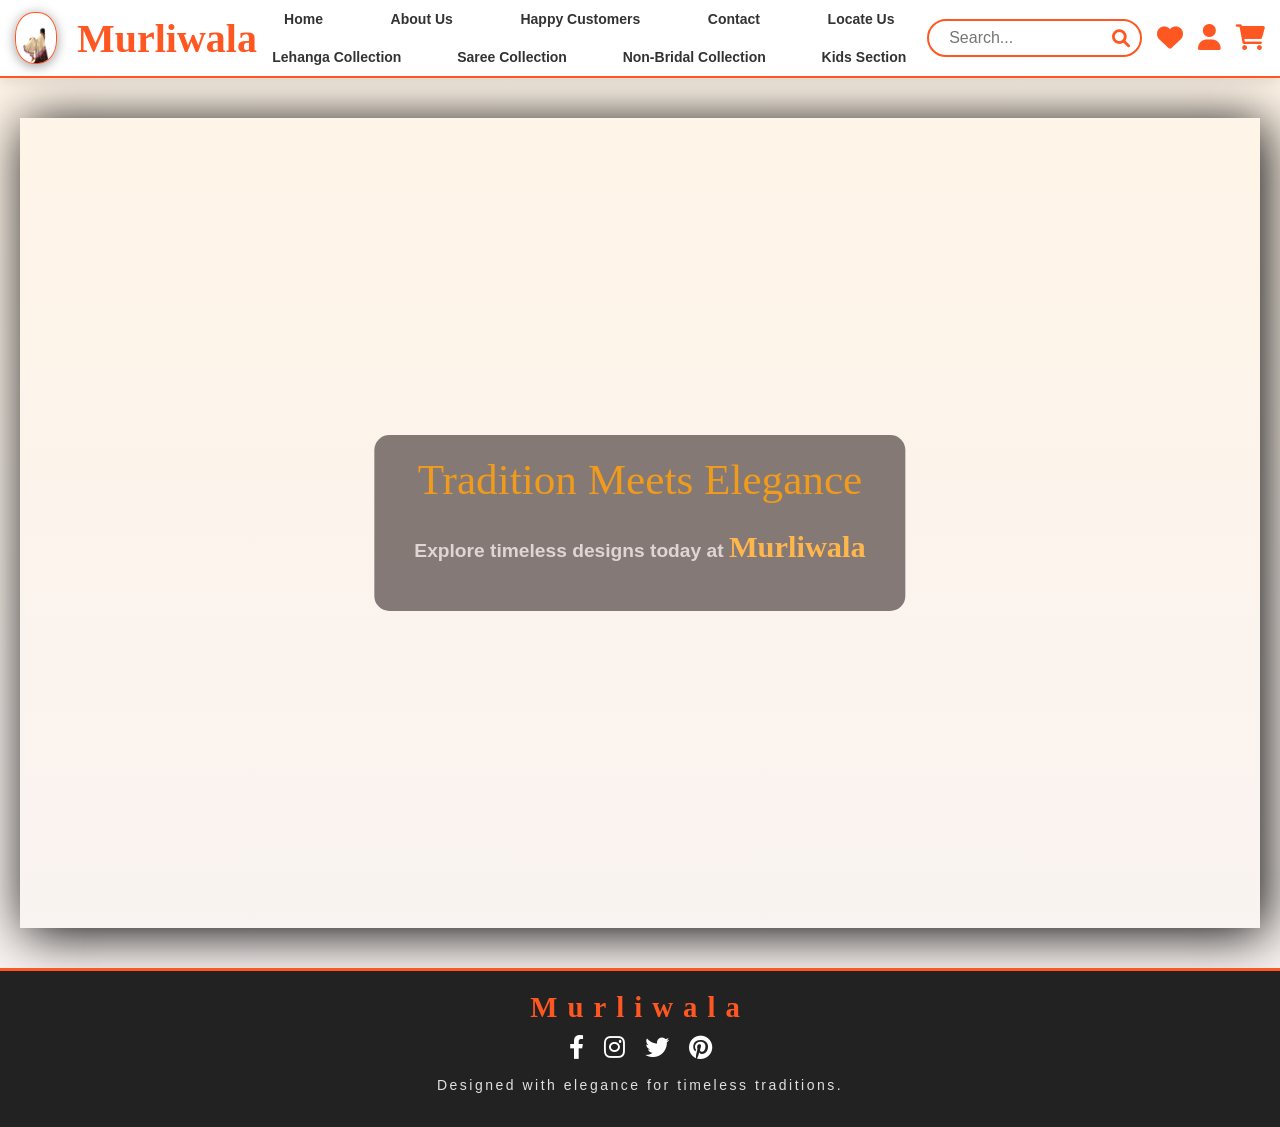
<file: index.html>
<!DOCTYPE html>
<html lang="en">
<head>
    <meta charset="UTF-8">
    <meta name="viewport" content="width=device-width, initial-scale=1.0">
    <title>Murliwala Sarees</title>
    <link rel="stylesheet" href="index.css">
    <link rel="stylesheet" href="https://cdnjs.cloudflare.com/ajax/libs/font-awesome/6.0.0-beta3/css/all.min.css">
</head>
<body>
    <header>
        <div class="header-container">
            <div class="logo">
                <img src="assets/logo.png" alt="Murliwala Logo" class="logo-image">
                <h1>Murliwala</h1>
            </div>
            <nav class="main-nav">
                <ul>
                    <li><a href="home.html">Home</a></li>
                    <li><a href="home.html#about">About Us</a></li>
                    <li><a href="home.html#feedback">Happy Customers</a></li>
                    <li><a href="home.html#contact">Contact</a></li>
                    <li><a target="_blank" href="https://maps.app.goo.gl/zSAYXkmhcjWzedgK6">Locate Us</a></li>
                    <li class="dropdown">
                        <a href="lehanga.html">Lehanga Collection</a>
                        <ul class="dropdown-menu">
                            <li><a href="lehanga.html#luxury">Luxury Bridal Lehangas</a></li>
                            <li><a href="lehanga.html#Premiummm">Bridal Lehangas</a></li>
                            <li><a href="lehanga.html#designer">Designer Lehangas</a></li>
                            <li><a href="lehanga.html#semi">Party Wear</a></li>
                        </ul>
                    </li>
                    <li class="dropdown">
                        <a href="saree.html">Saree Collection</a>
                        <ul class="dropdown-menu">
                            <li><a href="#">Silk Sarees</a></li>
                            <li><a href="#">Georgette Sarees</a></li>
                            <li><a href="#">Traditional Sarees</a></li>
                            <li><a href="#trend">Trending Sarees</a></li>
                            <li><a href="#festive">Festive Collection</a></li>
                        </ul>
                    </li>
                    <li class="dropdown">
                        <a href="non-bridal.html">Non-Bridal Collection</a>
                        <ul class="dropdown-menu">
                            <li><a href="#">Gowns</a></li>
                            <li><a href="#">Anarkalis</a></li>
                            <li><a href="#">Indo-Western</a></li>
                            <li><a href="#">Casual Lehangas</a></li>
                            <li><a href="#">Festive Lehangas</a></li>
                            <li><a href="#">Formal Lehangas</a></li>
                            <li><a href="#">Party Wear Lehangas</a></li>
                            <li><a href="#">Cocktail Lehangas</a></li>
                            <li><a href="#">Custom Fit Lehangas</a></li>
                        </ul>
                    </li>
                    <li class="dropdown">
                        <a href="kids.html">Kids Section</a>
                        <ul class="dropdown-menu">
                            <li><a href="#">Ethnic Wear</a></li>
                            <li><a href="#">Party Wear</a></li>
                            <li><a href="#">Accessories</a></li>
                        </ul>
                    </li>
                </ul>
            </nav>
            <div class="header-icons">
                <div class="search-bar">
                    <input type="text" class="search-input" placeholder="Search...">
                    <i class="fas fa-search search-icon"></i>
                </div>
                <a href="#" class="icon"><i class="fas fa-heart"></i></a>
                <a href="login.html" class="icon"><i class="fas fa-user"></i></a>
                <a href="cart.html" class="icon"><i class="fas fa-shopping-cart"></i></a>
            </div>
        </div>
    </header>
    
    <main>
        <section id="home" class="video-section">
            <video autoplay loop muted>
                <source src="assets/IMG_0142.mov" type="video/mp4">
            </video>
            <div class="video-overlay">
                <h2>Tradition Meets Elegance</h2>
                <p>Explore timeless designs today at <span class="highlight"><b>Murliwala</b></span></p>
            </div>
        </section>
    </main>

    <footer>
        <div class="footer-container">
            <div class="footer-logo">
                <h2>Murliwala</h2>
            </div>
            <div class="footer-socials">
                <a href="https://www.facebook.com/murliwala.sarees.3" class="social-icon"><i class="fab fa-facebook-f"></i></a>
                <a href="https://www.instagram.com/_murliwala_sarees_/" class="social-icon"><i class="fab fa-instagram"></i></a>
                <a href="#" class="social-icon"><i class="fab fa-twitter"></i></a>
                <a href="#" class="social-icon"><i class="fab fa-pinterest"></i></a>
            </div>
            <div class="footer-note">
                <p>Designed with elegance for timeless traditions.</p>
            </div>
        </div>
    </footer>

    <script>
        window.addEventListener('scroll', () => {
            const videoSection = document.querySelector('.video-section');
            const header = document.querySelector('header');

            const scrollThreshold = videoSection.offsetHeight * 0.06;

            if (window.scrollY > scrollThreshold) {
                header.style.position = 'relative';
                header.style.top = `${scrollThreshold}px`;
            } else {
                header.style.position = 'sticky';
                header.style.top = '0';
            }
        });
    </script>
</body>
</html>
</file>
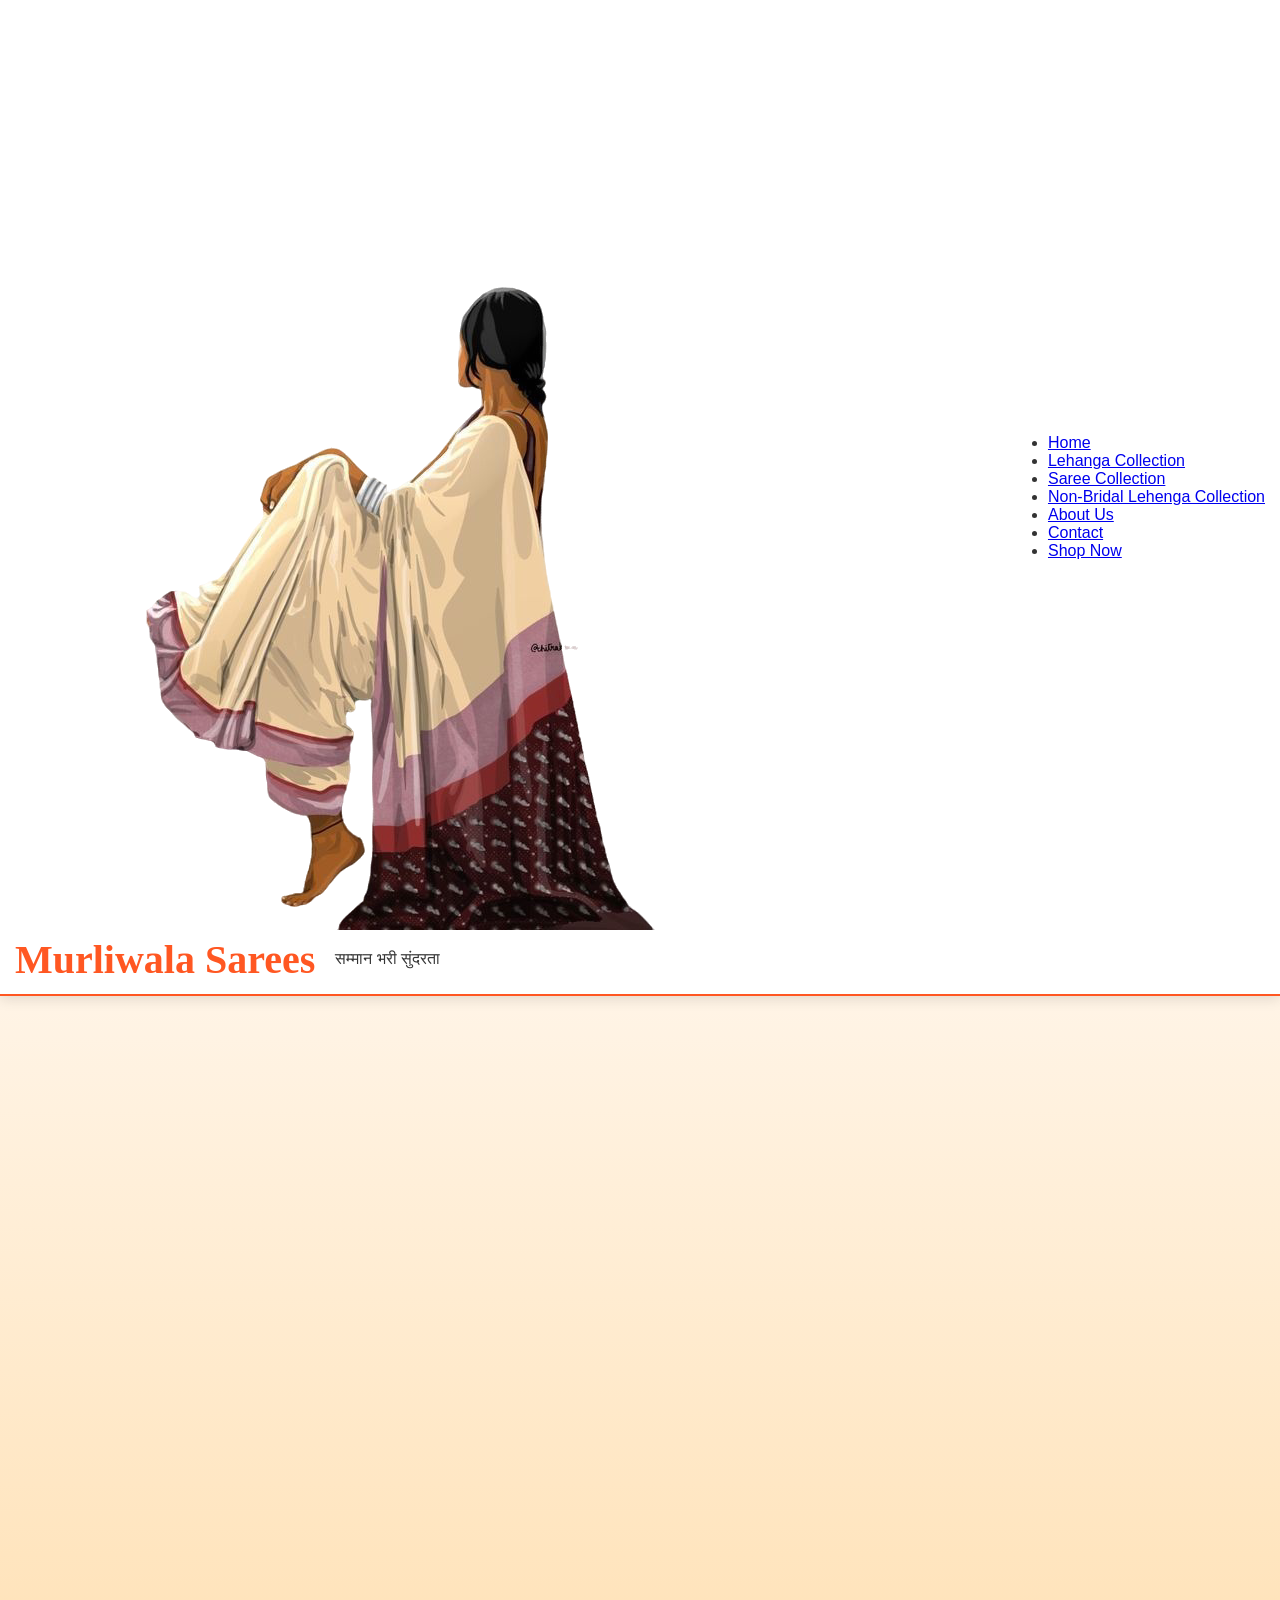
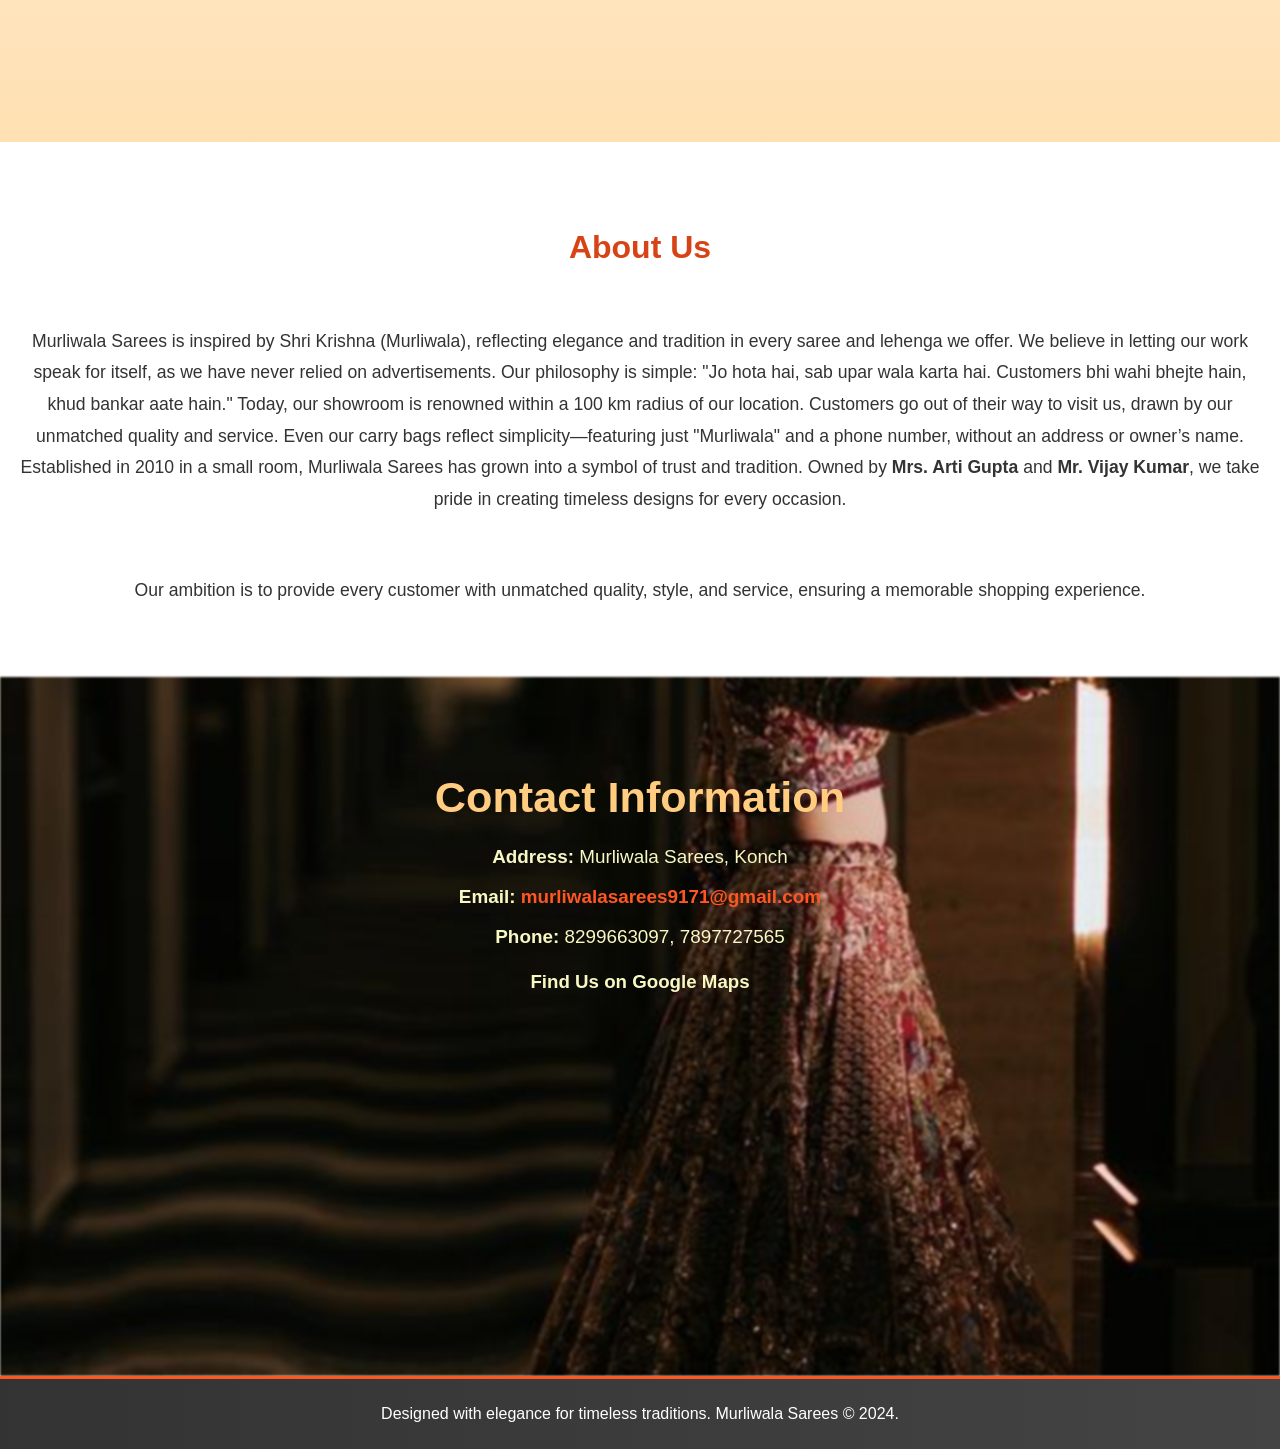
<file: about.html>
<!DOCTYPE html>
<html lang="en">
<head>
    <meta charset="UTF-8">
    <meta name="viewport" content="width=device-width, initial-scale=1.0">
    <title>Murliwala Sarees</title>
    <link rel="stylesheet" href="home.css">
</head>
<body>
    <header>
        <div class="header-content">
            <img src="assets/logo.png" alt="Murliwala Logo" class="logo-image">
            <div class="logo">
                <h1>Murliwala Sarees</h1>
                <p>सम्मान भरी सुंदरता</p>
            </div>
        </div>
        <nav>
            <ul class="nav">
                <li><a href="home.html">Home</a></li>
                <li><a href="lehanga.html">Lehanga Collection</a></li>
                <li><a href="saree.html">Saree Collection</a></li>
                <li><a href="lancha.html">Non-Bridal Lehenga Collection</a></li>
                <li><a href="#about">About Us</a></li>
                <li><a href="#contact">Contact</a></li>
                <li><a target="_blank" href="https://maps.app.goo.gl/zSAYXkmhcjWzedgK6" >Shop Now</a></li>
            
            </ul>
        </nav>
    </header>

    <main>
        <section id="home" class="video-section">
            <video autoplay loop muted>
                <source src="assets/IMG_0142.mov" type="video/mp4">
            </video>
        </section>

        <section id="about" class="about-section">
            <h2>About Us</h2>
            <p>Murliwala Sarees is inspired by Shri Krishna (Murliwala), reflecting elegance and tradition in every saree and lehenga we offer.

                We believe in letting our work speak for itself, as we have never relied on advertisements. Our philosophy is simple: "Jo hota hai, sab upar wala karta hai. Customers bhi wahi bhejte hain, khud bankar aate hain."
                
                Today, our showroom is renowned within a 100 km radius of our location. Customers go out of their way to visit us, drawn by our unmatched quality and service. Even our carry bags reflect simplicity—featuring just "Murliwala" and a phone number, without an address or owner’s name.
                
                Established in 2010 in a small room, Murliwala Sarees has grown into a symbol of trust and tradition. Owned by <b>Mrs. Arti Gupta</b> and <b> Mr. Vijay Kumar</b>, we take pride in creating timeless designs for every occasion.</p>
            <p>Our ambition is to provide every customer with unmatched quality, style, and service, ensuring a memorable shopping experience.</p>
        </section>

        <section id="contact" class="contact-section">
            <h2>Contact Information</h2>
            <p><strong>Address:</strong> Murliwala Sarees, Konch</p>
            <p><strong>Email:</strong> <a href="mailto:murliwalasarees9171@gmail.com">murliwalasarees9171@gmail.com</a></p>
            <p><strong>Phone:</strong> 8299663097, 7897727565</p>
            <h3>Find Us on Google Maps</h3>
            <iframe 
                src="https://www.google.com/maps/embed?pb=!1m18!1m12!1m3!1d3641.2320705434124!2d79.14484531434269!3d25.99481888399678!2m3!1f0!2f0!3f0!3m2!1i1024!2i768!4f13.1!3m3!1m2!1s0x399c52682dc9b57b%3A0x93c0e0e54a19d317!2sJawahar%20Nagar%2C%20Konch%2C%20Uttar%20Pradesh!5e0!3m2!1sen!2sin!4v1700000000000!5m2!1sen!2sin" 
                width="100%" height="300" style="border:0;" allowfullscreen="" loading="lazy"></iframe>
        </section>
    </main>

    <footer>
        <p>Designed with elegance for timeless traditions. Murliwala Sarees &copy; 2024.</p>
    </footer>
</body>
</html>
</file>
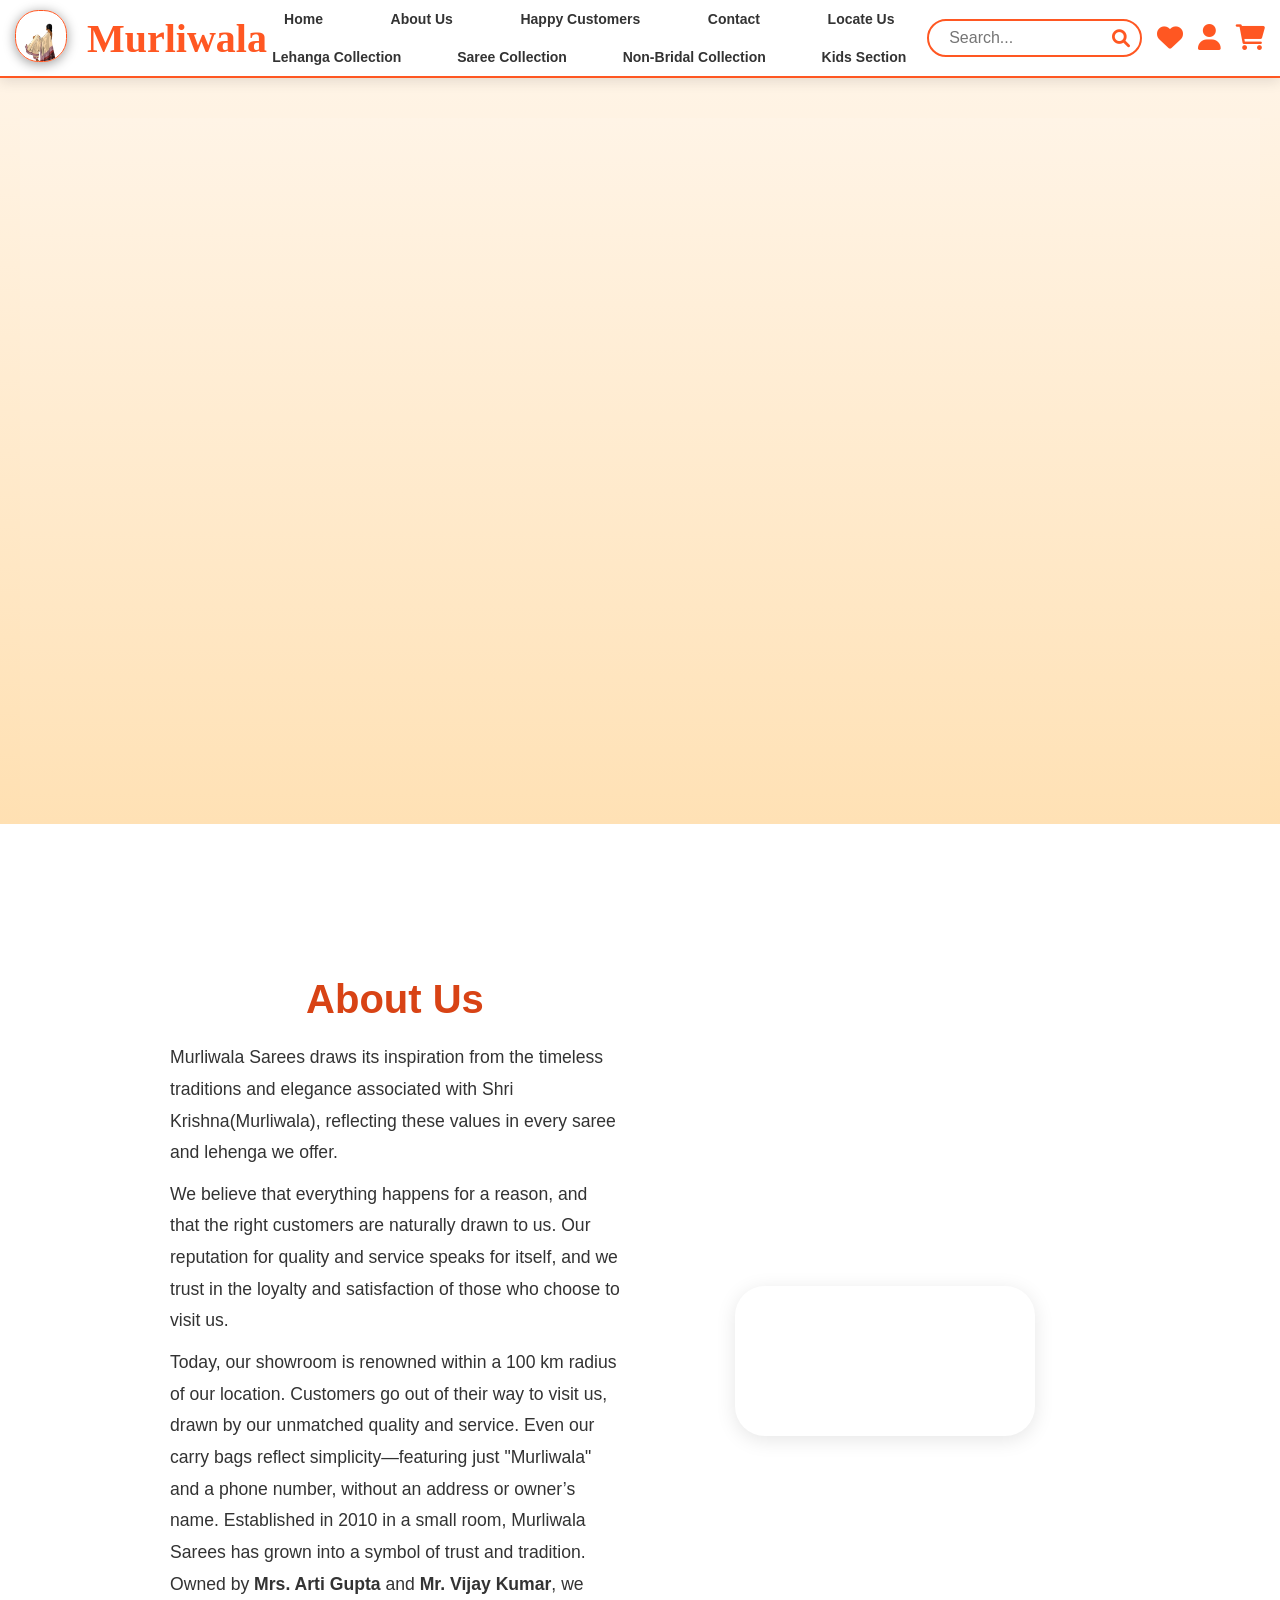
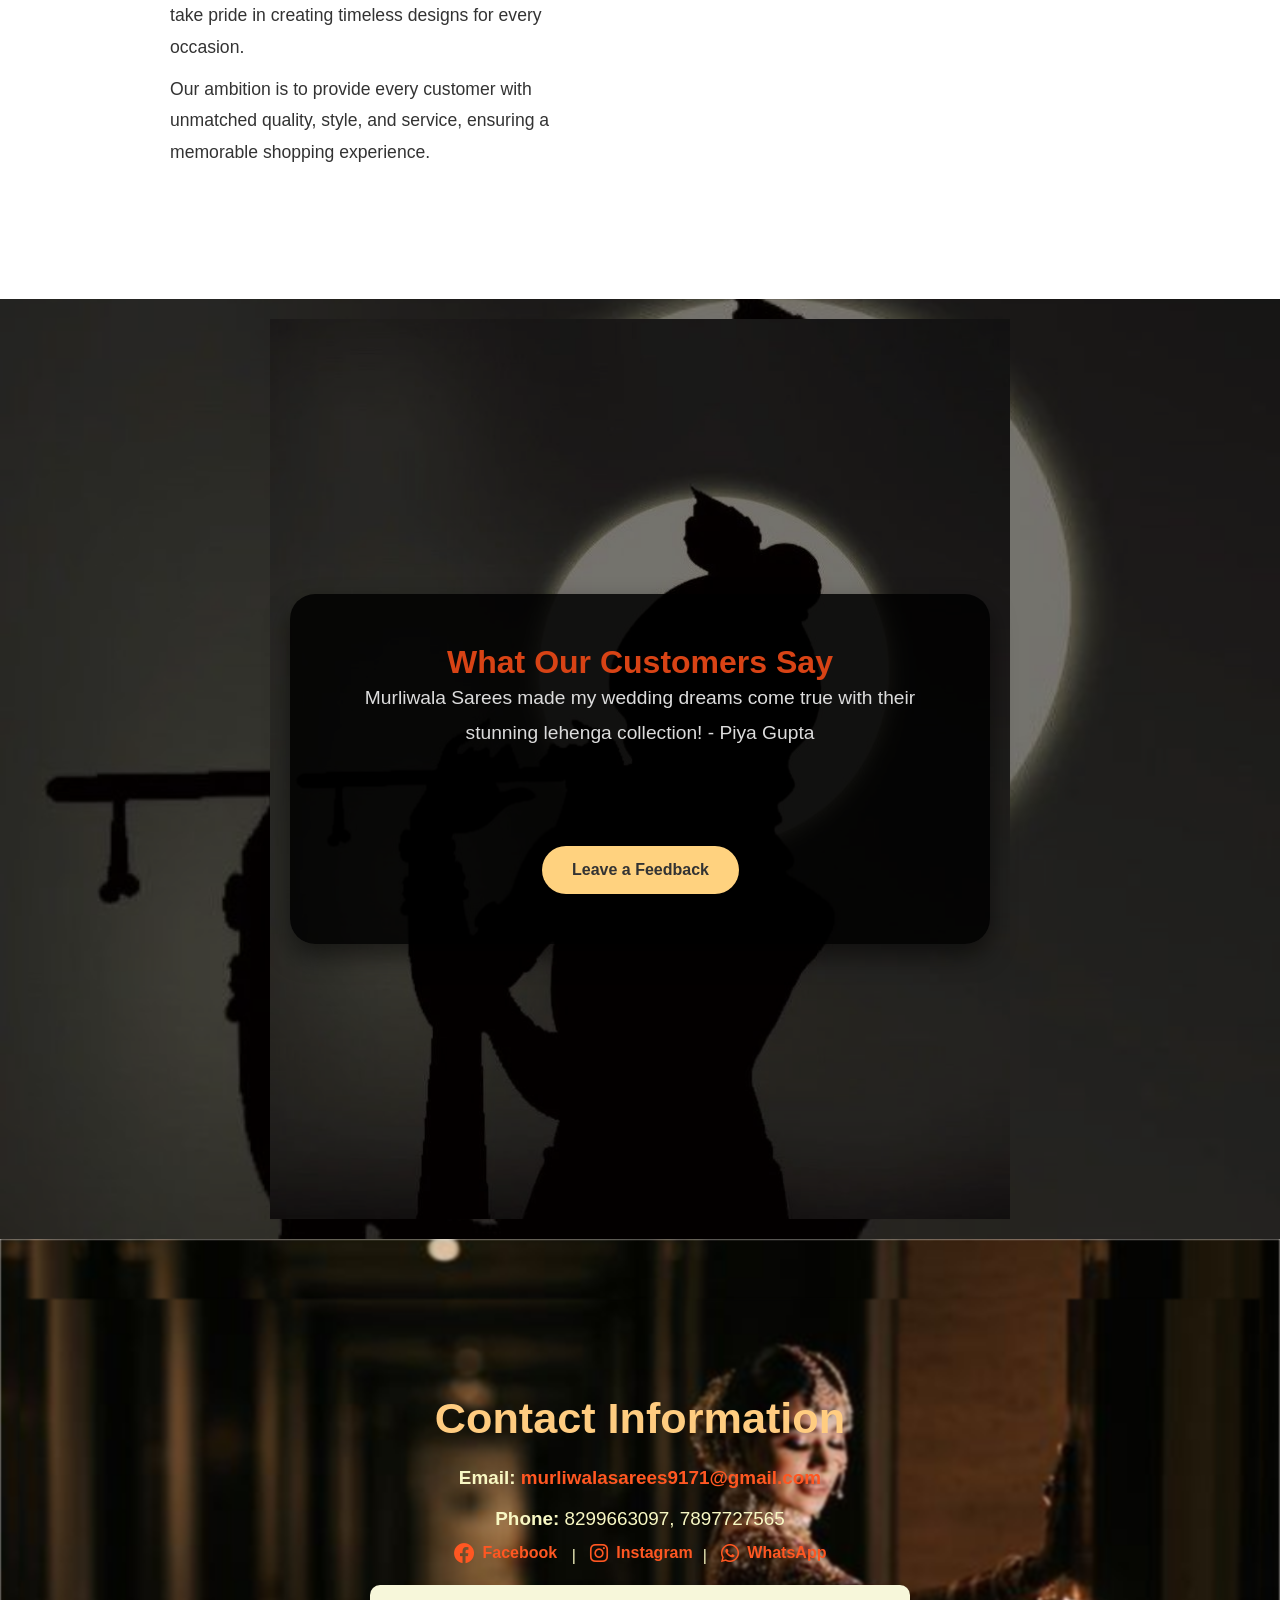
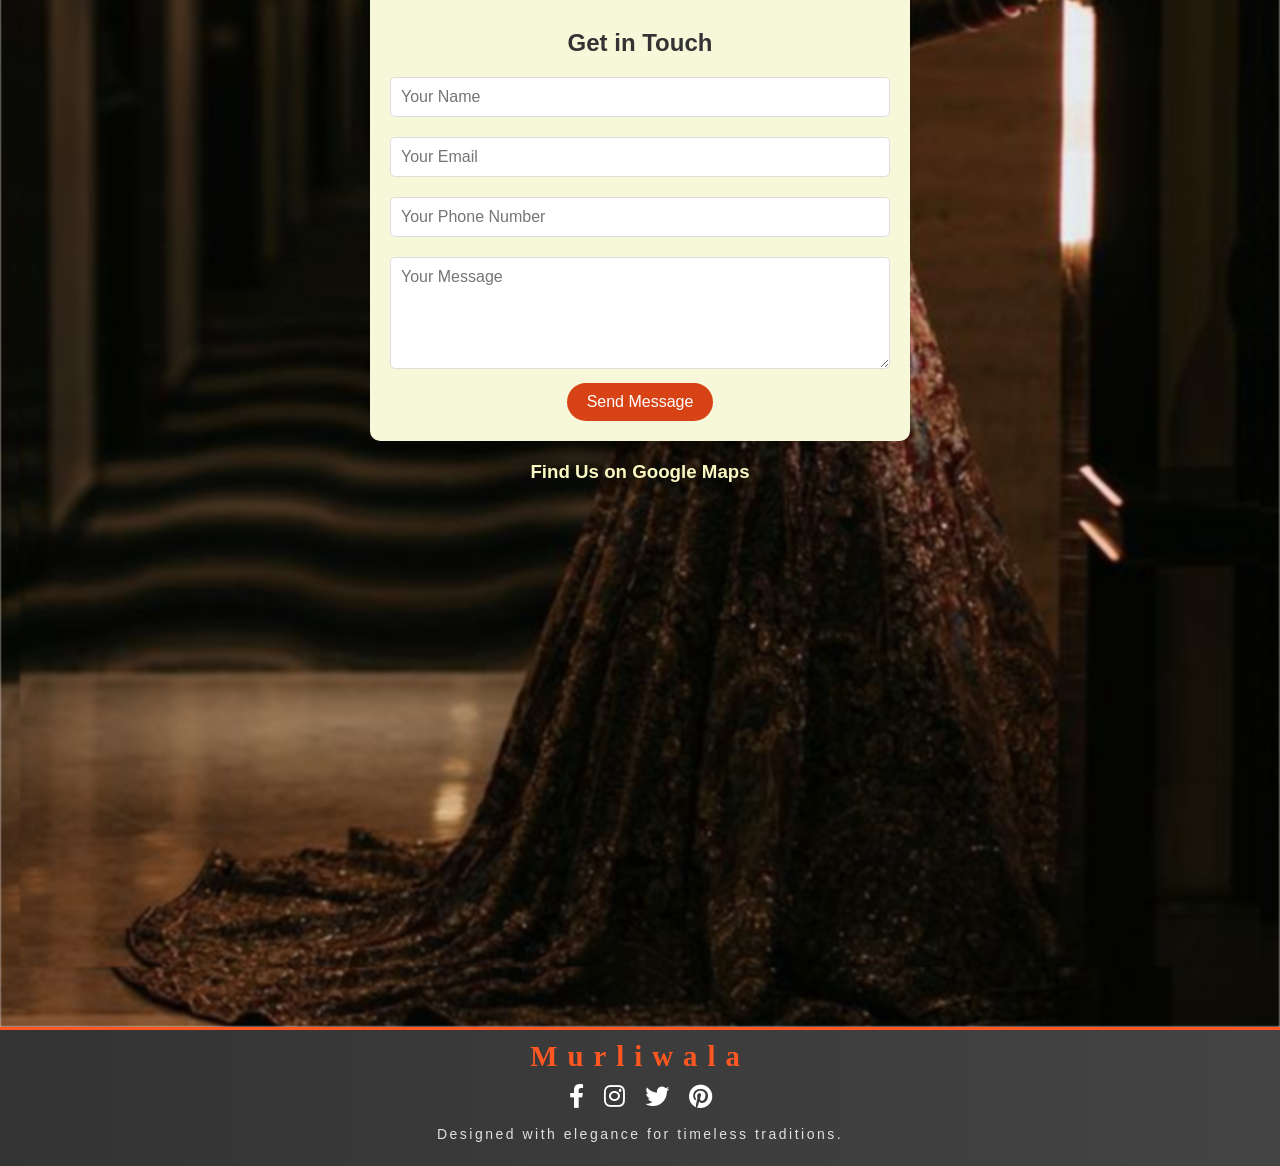
<file: home.html>
<!DOCTYPE html>
<html lang="en">
<head>
    <meta charset="UTF-8">
    <meta name="viewport" content="width=device-width, initial-scale=1.0">
    <title>Murliwala Sarees - Home</title>
    <link rel="stylesheet" href="home.css">
    <link href="https://cdnjs.cloudflare.com/ajax/libs/font-awesome/6.0.0-beta3/css/all.min.css" rel="stylesheet">
</head>
<body>
    <header>
        <div class="header-container">
            <div class="logo">
                <a href="index.html"><img src="assets/logo.png" alt="Murliwala Logo" class="logo-image"></a>
                <h1>Murliwala</h1>
            </div>
            <nav class="main-nav">
                <ul>
                    <li><a href="home.html">Home</a></li>
                    <li><a href="home.html#about">About Us</a></li>
                    <li><a href="home.html#feedback">Happy Customers</a></li>
                    <li><a href="home.html#contact">Contact</a></li>
                    <li><a target="_blank" href="https://maps.app.goo.gl/zSAYXkmhcjWzedgK6">Locate Us</a></li>
                    <li class="dropdown">
                        <a href="lehanga.html">Lehanga Collection</a>
                        <ul class="dropdown-menu">
                            <li><a href="lehanga.html#luxury">Luxury Bridal Lehangas</a></li>
                            <li><a href="lehanga.html#Premiummm">Bridal Lehangas</a></li>
                            <li><a href="lehanga.html#designer">Designer Lehangas</a></li>
                            <li><a href="lehanga.html#semi">Party Wear</a></li>
                        </ul>
                    </li>
                    <li class="dropdown">
                        <a href="saree.html">Saree Collection</a>
                        <ul class="dropdown-menu">
                            <li><a href="#">Silk Sarees</a></li>
                            <li><a href="#">Georgette Sarees</a></li>
                            <li><a href="#">Traditional Sarees</a></li>
                            <li><a href="#trend">Trending Sarees</a></li>
                            <li><a href="#festive">Festive Collection</a></li>
                        </ul>
                    </li>
                    <li class="dropdown">
                        <a href="non-bridal.html">Non-Bridal Collection</a>
                        <ul class="dropdown-menu">
                            <li><a href="#">Gowns</a></li>
                            <li><a href="#">Anarkalis</a></li>
                            <li><a href="#">Indo-Western</a></li>
                            <li><a href="#">Casual Lehangas</a></li>
                            <li><a href="#">Festive Lehangas</a></li>
                            <li><a href="#">Formal Lehangas</a></li>
                            <li><a href="#">Party Wear Lehangas</a></li>
                            <li><a href="#">Cocktail Lehangas</a></li>
                            <li><a href="#">Custom Fit Lehangas</a></li>
                        </ul>
                    </li>
                    <li class="dropdown">
                        <a href="kids.html">Kids Section</a>
                        <ul class="dropdown-menu">
                            <li><a href="#">Ethnic Wear</a></li>
                            <li><a href="#">Party Wear</a></li>
                            <li><a href="#">Accessories</a></li>
                        </ul>
                    </li>
                </ul>
            </nav>
            <div class="header-icons">
                <div class="search-bar">
                    <input type="text" class="search-input" placeholder="Search...">
                    <i class="fas fa-search search-icon"></i>
                </div>
                <a href="#" class="icon"><i class="fas fa-heart"></i></a>
                <a href="login.html" class="icon"><i class="fas fa-user"></i></a>
                <a href="cart.html" class="icon"><i class="fas fa-shopping-cart"></i></a>
            </div>
        </div>
    </header>
    

    <main>
        <section id="home" class="video-section section-to-animate">
        <section id="home" class="video-section">
            <video autoplay loop muted>
                <source src="assets/homemain.mp4" type="video/mp4">
            </video>
        </section>
        </section>

        <section id="about" class="about-section section-to-animate">
        <section id="about" class="about-section">
            <div class="about-text">
                <h2>About Us</h2>
            <p>
                Murliwala Sarees draws its inspiration from the timeless traditions and elegance associated with Shri Krishna(Murliwala), reflecting these values in every saree and lehenga we offer.
            </p>
            <p>
                We believe that everything happens for a reason, and that the right customers are naturally drawn to us. Our reputation for quality and service speaks for itself, and we trust in the loyalty and satisfaction of those who choose to visit us.
            </p>
            <p>
                Today, our showroom is renowned within a 100 km radius of our location. Customers go out of their way to visit us, drawn by our unmatched quality and service. Even our carry bags reflect simplicity—featuring just "Murliwala" and a phone number, without an address or owner’s name.
                Established in 2010 in a small room, Murliwala Sarees has grown into a symbol of trust and tradition. Owned by <b>Mrs. Arti Gupta</b> and <b> Mr. Vijay Kumar</b>, we take pride in creating timeless designs for every occasion.
            </p>
            <p>Our ambition is to provide every customer with unmatched quality, style, and service, ensuring a memorable shopping experience.</p>
        </div>
        <div class="about-image">
            <video autoplay loop muted>
                <source src="assets/about.mp4" type="video/mp4">
            </video>
            </div>
        </section>
        </section>

            
        <section id="feedback" class="feedback-section section-to-animate">
            <section id="feedback" class="feedback-section">
            <div class="feedback-container">
            <h2>What Our Customers Say</h2>
                <div id="feedback-display" class="feedback-display"></div>
                <!-- <div class="feedback-card">
                    <p>"The collection here is stunning! I found my dream bridal lehenga at Murliwala Sarees. Highly recommended!"</p>
                    <h4>- Riya Gupta</h4>
                </div>
                <div class="feedback-card">
                    <p>"Quality fabrics and exceptional service. Murliwala Sarees is my go-to store for any occasion!"</p>
                    <h4>- Pooja Gupta</h4>
                </div>
                <div class="feedback-card">
                    <p>"Beautiful designs, affordable prices, and great hospitality. Shopping here was a memorable experience!"</p>
                    <h4>- Neha Verma</h4>
                </div>
                <div class="feedback-card">
                    <p>"The saree I purchased was perfect for my sister's wedding. Everyone complimented it!"</p>
                    <h4>- Anjali Singh</h4>
                </div>
                <div class="feedback-card">
                    <p>"Excellent quality and unique collections. I’m a loyal customer of Murliwala Sarees!"</p>
                    <h4>- Meena Jain</h4>
                </div>
                <div class="feedback-card">
                    <p>"Best shopping experience! Murliwala Sarees offers incredible designs and personalized service!"</p>
                    <h4>- Rekha Choudhary</h4>
                </div>
            </div> -->
            
            <div class="google-feedback">
                <a href="https://forms.gle/eKkSwFH6m7FVP5Xo6" target="_blank">Leave a Feedback</a>
            </div>
        </section>
        </section>
        <script src="feedback.js"></script>

        <section id="contact" class="contact-section section-to-animate">
        <section id="contact" class="contact-section">
            <h2>Contact Information</h2>
            
            <p><strong>Email:</strong> <a href="mailto:murliwalasarees9171@gmail.com">murliwalasarees9171@gmail.com</a></p>
            <p><strong>Phone:</strong> 8299663097, 7897727565</p>
            <div class="social-links">
                <a href="https://www.facebook.com/murliwala.sarees.3" target="_blank"><i class="fab fa-facebook"></i>Facebook</a> |
                <a href="https://www.instagram.com/_murliwala_sarees_/" target="_blank"> <i class="fab fa-instagram"></i>Instagram</a>|
                <a href="https://wa.me/918299663097?text=Hello%20Murliwala%20Sarees%2C%20I%20would%20like%20to%20inquire%20about%20your%20products.
                " target="_blank">
                <i class="fab fa-whatsapp"></i> WhatsApp
            </a>
            </div>

            <div class="contact-form">
                <h3>Get in Touch</h3>
                <form>
                    <input type="text" placeholder="Your Name" required>
                    <input type="email" placeholder="Your Email" required>
                    <input type="tel" placeholder="Your Phone Number" required>
                    <textarea placeholder="Your Message" rows="5" required></textarea>
                    <button type="submit">Send Message</button>
                </form>
            </div>
            

            <h3>Find Us on Google Maps</h3>
            <div class="map-container">
            <iframe 
                src="https://www.google.com/maps/embed?pb=!1m18!1m12!1m3!1d3641.2320705434124!2d79.14484531434269!3d25.99481888399678!2m3!1f0!2f0!3f0!3m2!1i1024!2i768!4f13.1!3m3!1m2!1s0x399c52682dc9b57b%3A0x93c0e0e54a19d317!2sJawahar%20Nagar%2C%20Konch%2C%20Uttar%20Pradesh!5e0!3m2!1sen!2sin!4v1700000000000!5m2!1sen!2sin" 
                width="100%" height="400" style="border:0;" allowfullscreen="" loading="lazy"></iframe>
            </div>
        </section>
        </section>
        
    </main>
    <footer>
        <div class="footer-container">
            <div class="footer-logo">
                <h2>Murliwala</h2>
            </div>
            <div class="footer-socials">
                <a href="https://www.facebook.com/murliwala.sarees.3" class="social-icon"><i class="fab fa-facebook-f"></i></a>
                <a href="https://www.instagram.com/_murliwala_sarees_/" class="social-icon"><i class="fab fa-instagram"></i></a>
                <a href="#" class="social-icon"><i class="fab fa-twitter"></i></a>
                <a href="#" class="social-icon"><i class="fab fa-pinterest"></i></a>
            </div>
            <div class="footer-note">
                <p>Designed with elegance for timeless traditions.</p>
            </div>
        </div>
    </footer>
    <script>
        document.addEventListener("DOMContentLoaded", function () {
            const sections = document.querySelectorAll('.section-to-animate');

            const observer = new IntersectionObserver((entries, observer) => {
                entries.forEach(entry => {
                    if (entry.isIntersecting) {
                        entry.target.classList.add('active');
                        observer.unobserve(entry.target);
                    }
                });
            }, {
                threshold: 0
            });

            sections.forEach(section => {
                observer.observe(section);
            });
        });
    </script>
</body>
</html>
</file>
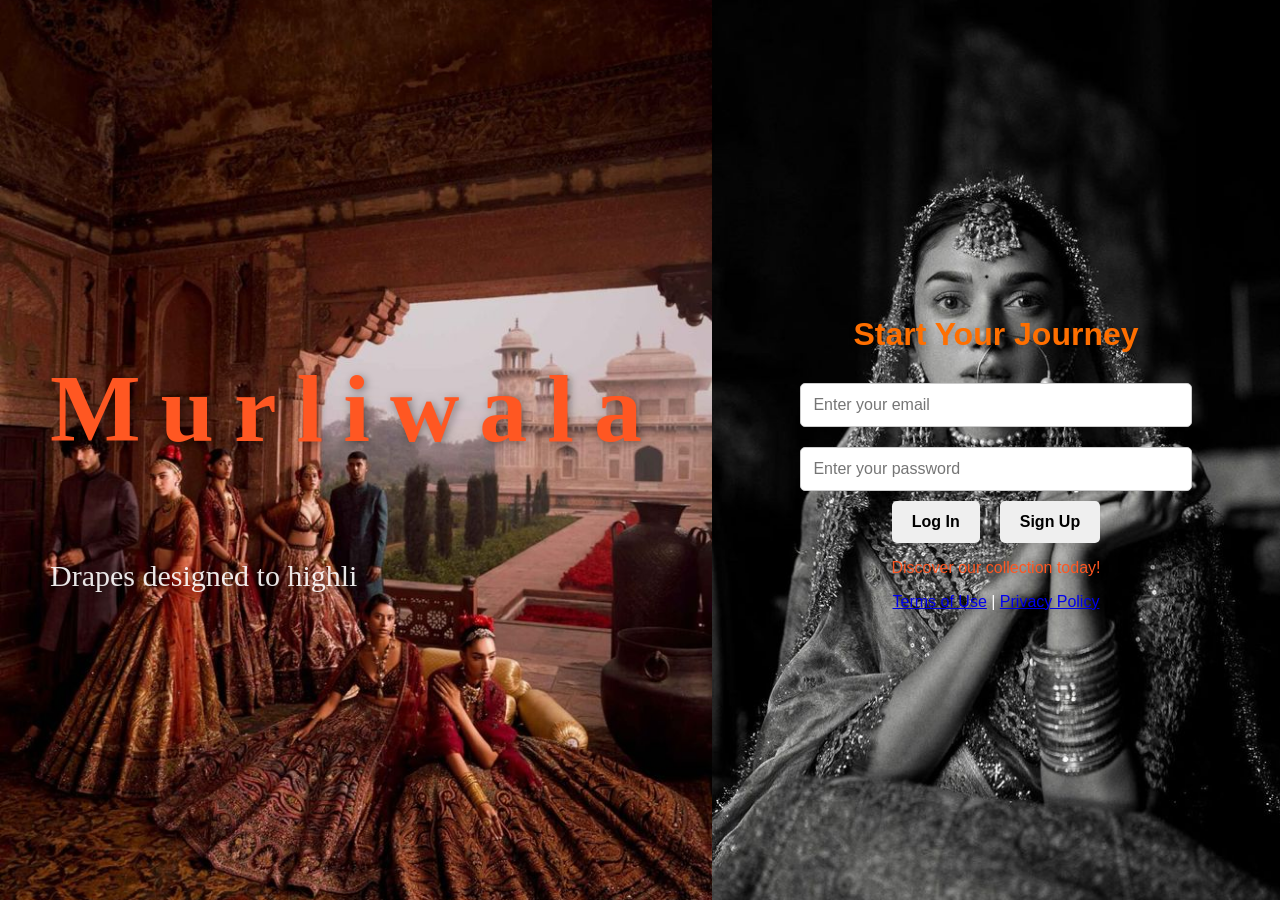
<file: login.html>
<!DOCTYPE html>
<html lang="en">
<head>
    <meta charset="UTF-8">
    <meta name="viewport" content="width=device-width, initial-scale=1.0">
    <title>Murliwala - Login</title>
    <link rel="stylesheet" href="login.css">
</head>
<body>
    
    <main>
    <div class="auth-page">
        <div class="auth-left">
            <div class="brand">
                <h1>Murliwala</h1>
            </div>
            <div class="tagline">
                <h2 class="typewriter"></h2> <!-- Changed text -->
            </div>
        </div>
        <div class="auth-right">
            <h2>Start Your Journey</h2> <!-- Changed text -->
            <form id="auth-form" onsubmit="return validateForm();">
                <input type="text" id="email" placeholder="Enter your email" required />
                <input type="password" id="password" placeholder="Enter your password" required />
                <div class="auth-buttons">
                    <button type="submit" class="btn-login">Log In</button>
                    <button type="button" class="btn-signup">Sign Up</button>
                </div>
            </form>
            <p class="try"style="color: #ff5722";>Discover our collection today!</p> <!-- Changed text -->
            <footer>
                <a href="#">Terms of Use</a> | <a href="#">Privacy Policy</a>
            </footer>
        </div>
    </div>
</main>
    <script src="login.js"></script>
</body>
</html>
</file>
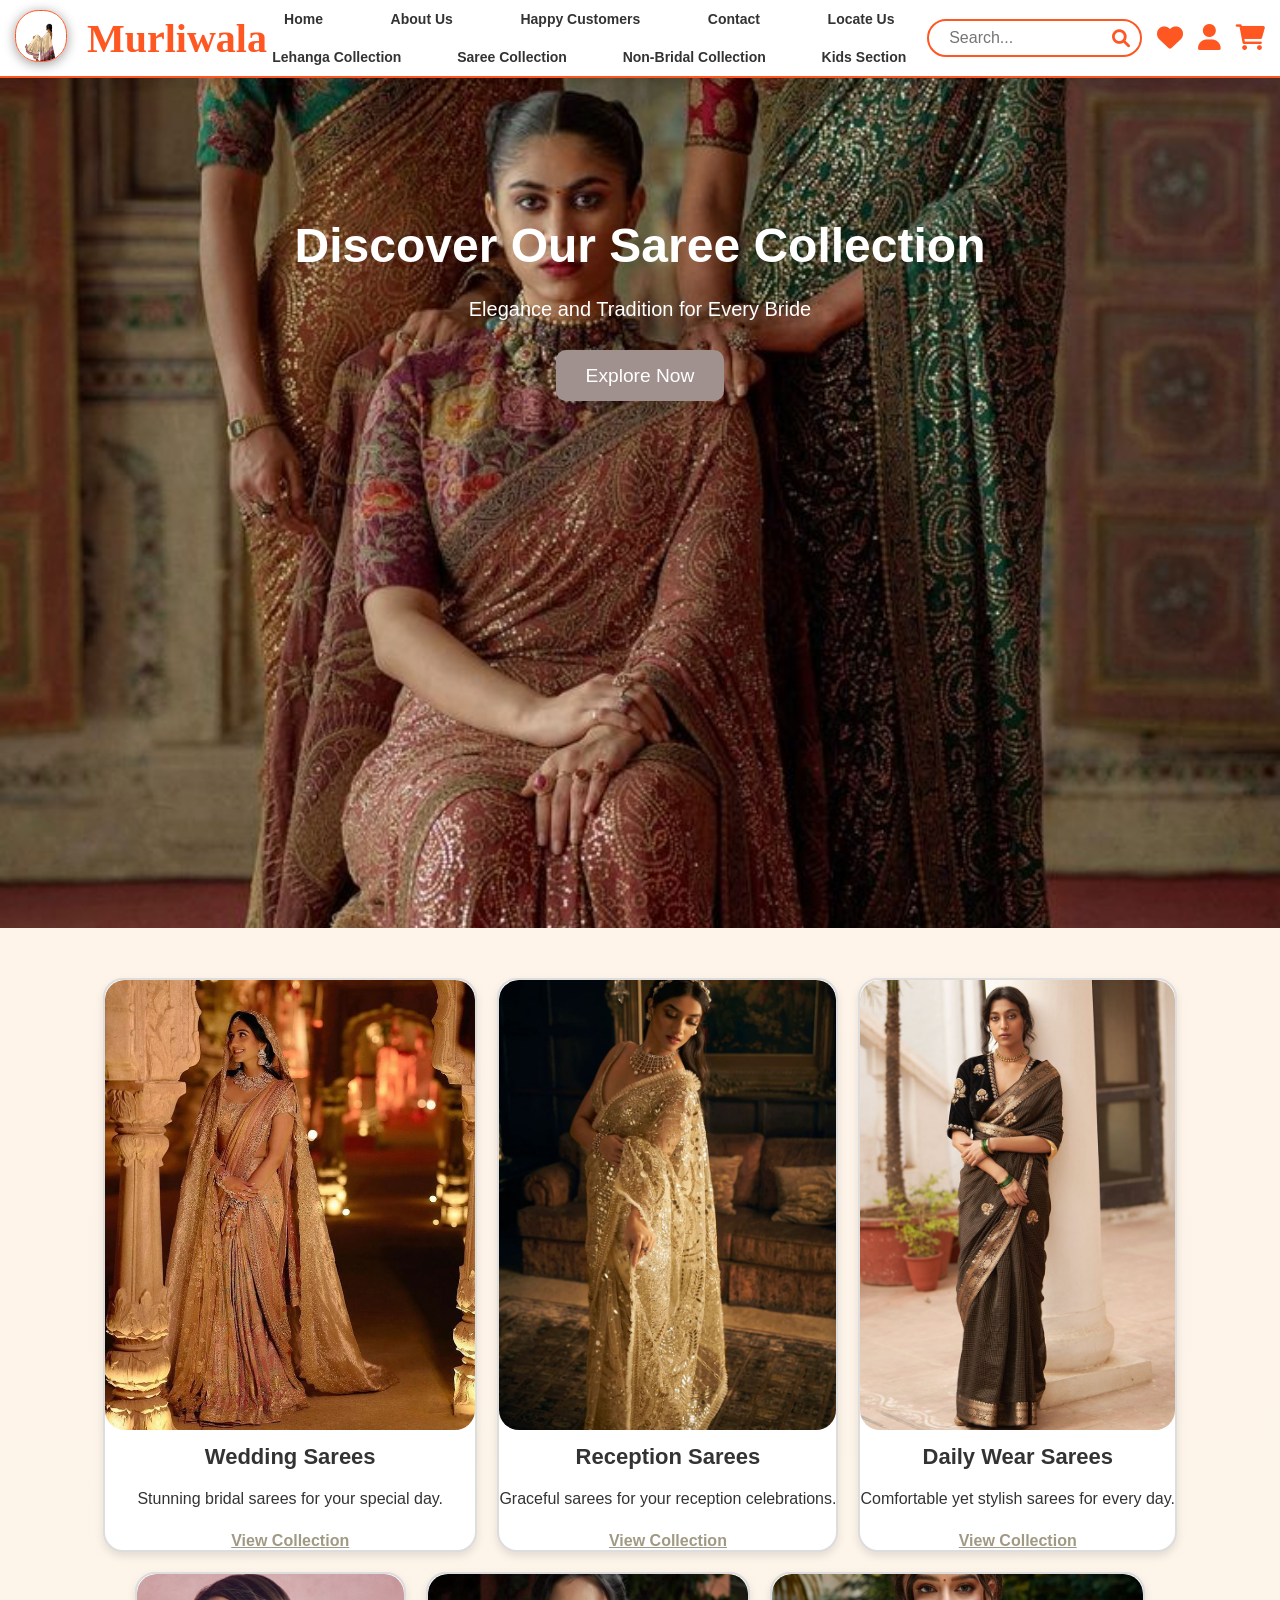
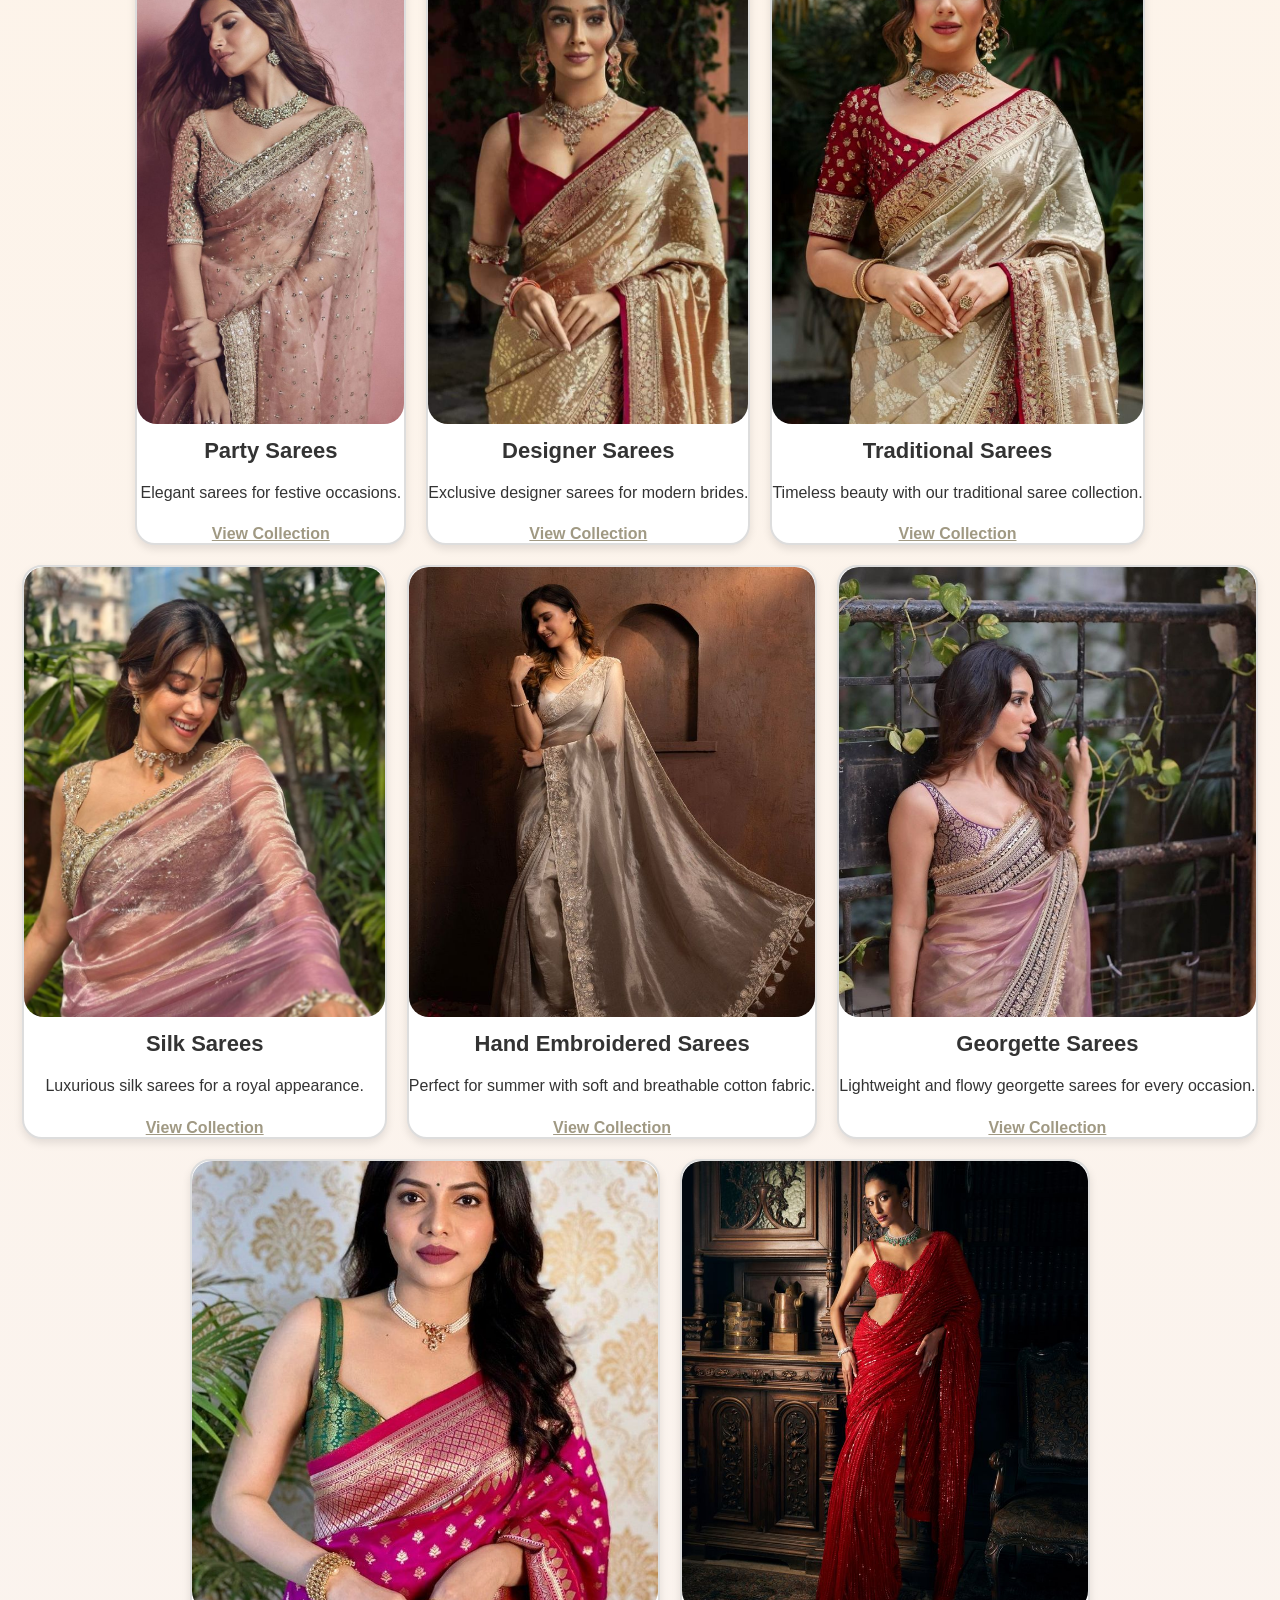
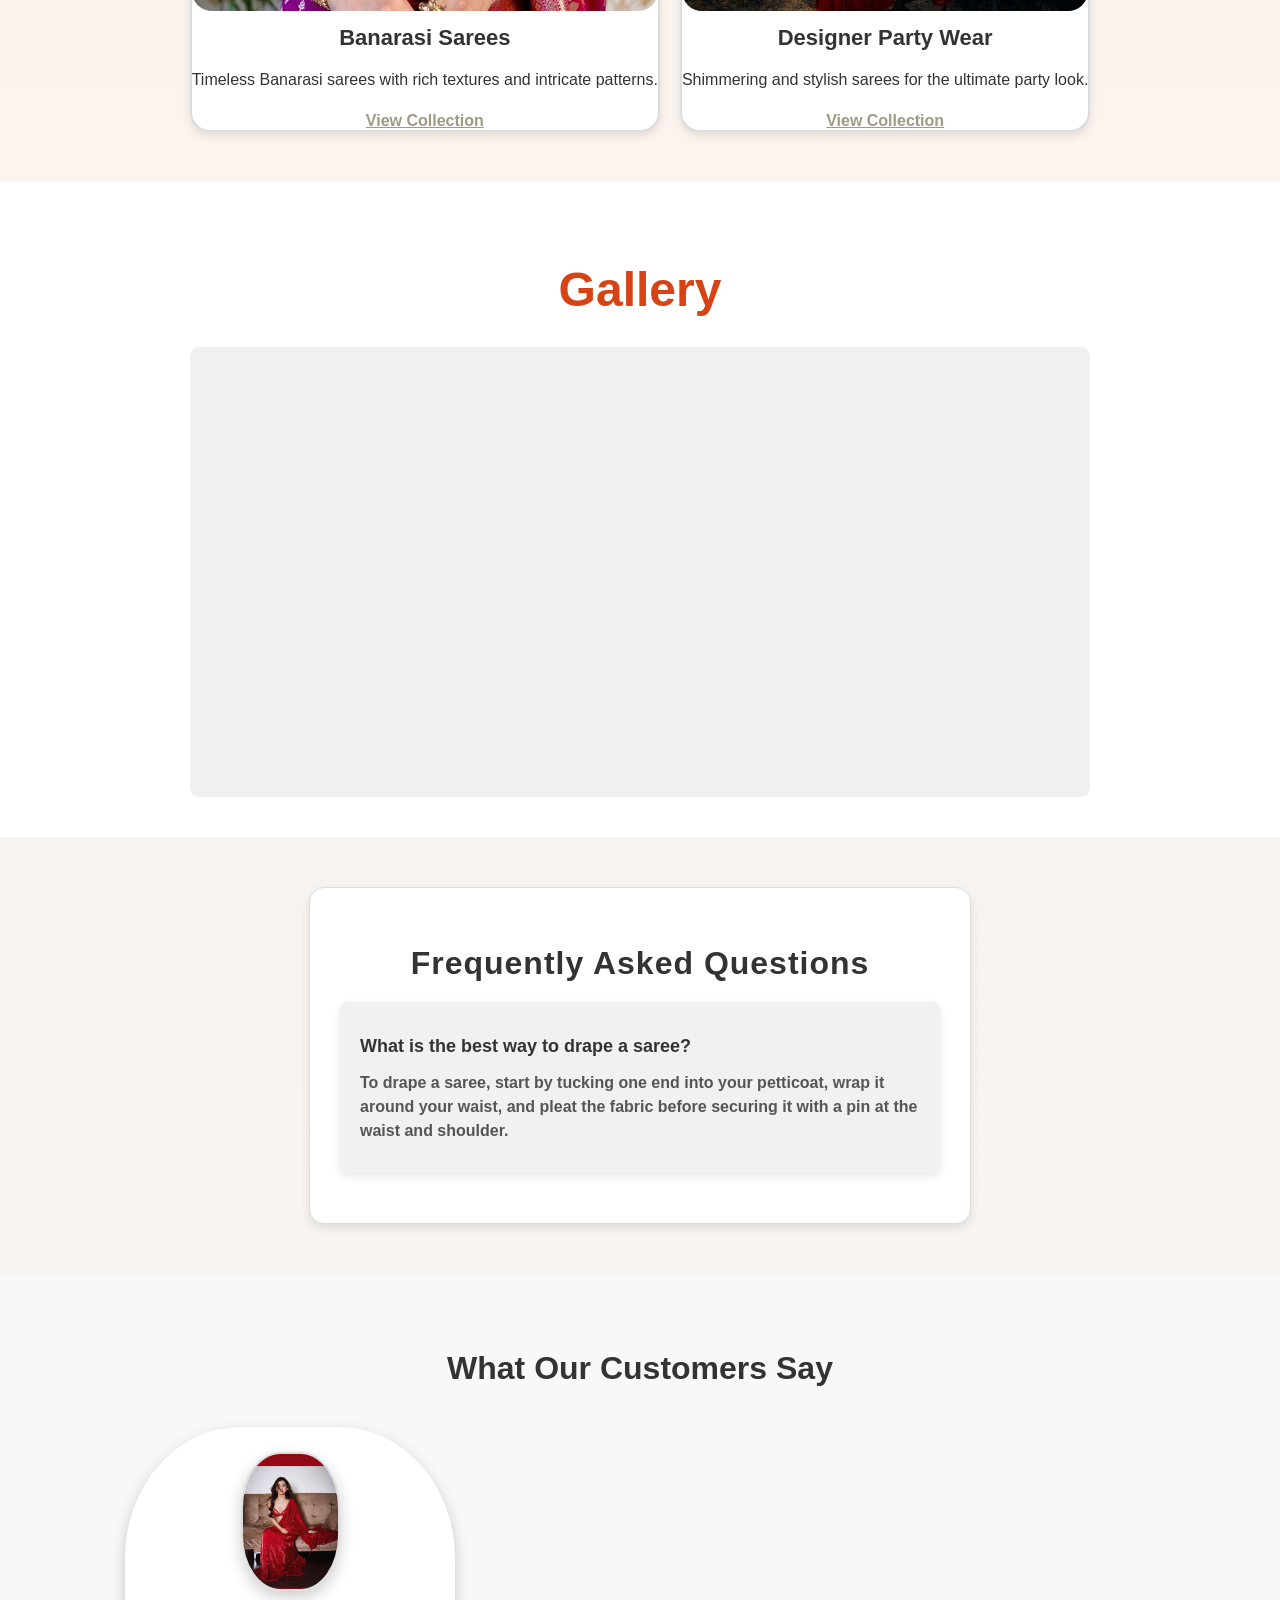
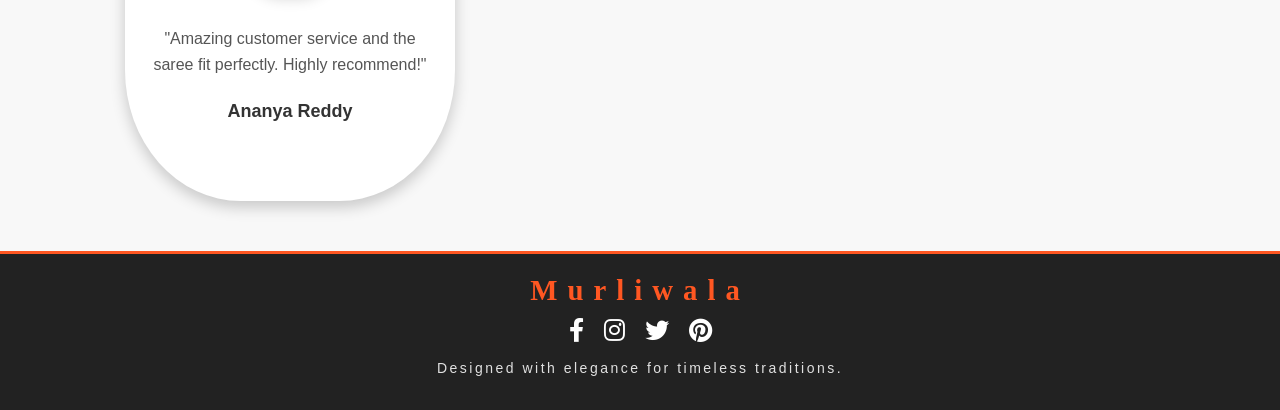
<file: saree.html>
<!DOCTYPE html>
<html lang="en">
<head>
    <meta charset="UTF-8">
    <meta name="viewport" content="width=device-width, initial-scale=1.0">
    <title>Saree Collection</title>
    <link rel="stylesheet" href="saree.css">
    <link rel="stylesheet" href="https://cdnjs.cloudflare.com/ajax/libs/font-awesome/6.0.0-beta3/css/all.min.css">
</head>
<body>
    <header>
        <div class="header-container">
            <div class="logo">
                <a href="index.html"><img src="assets/logo.png" alt="Murliwala Logo" class="logo-image"></a>
                <h1>Murliwala</h1>
            </div>
            <nav class="main-nav">
                <ul>
                    <li><a href="home.html">Home</a></li>
                    <li><a href="home.html#about">About Us</a></li>
                    <li><a href="home.html#feedback">Happy Customers</a></li>
                    <li><a href="home.html#contact">Contact</a></li>
                    <li><a target="_blank" href="https://maps.app.goo.gl/zSAYXkmhcjWzedgK6">Locate Us</a></li>
                    <li class="dropdown">
                        <a href="lehanga.html">Lehanga Collection</a>
                        <ul class="dropdown-menu">
                            <li><a href="lehanga.html#luxury">Luxury Bridal Lehangas</a></li>
                            <li><a href="lehanga.html#Premiummm">Bridal Lehangas</a></li>
                            <li><a href="lehanga.html#designer">Designer Lehangas</a></li>
                            <li><a href="lehanga.html#semi">Party Wear</a></li>
                        </ul>
                    </li>
                    <li class="dropdown">
                        <a href="saree.html">Saree Collection</a>
                        <ul class="dropdown-menu">
                            <li><a href="#">Silk Sarees</a></li>
                            <li><a href="#">Georgette Sarees</a></li>
                            <li><a href="#">Traditional Sarees</a></li>
                            <li><a href="#trend">Trending Sarees</a></li>
                            <li><a href="#festive">Festive Collection</a></li>
                        </ul>
                    </li>
                    <li class="dropdown">
                        <a href="non-bridal.html">Non-Bridal Collection</a>
                        <ul class="dropdown-menu">
                            <li><a href="#">Gowns</a></li>
                            <li><a href="#">Anarkalis</a></li>
                            <li><a href="#">Indo-Western</a></li>
                            <li><a href="#">Casual Lehangas</a></li>
                            <li><a href="#">Festive Lehangas</a></li>
                            <li><a href="#">Formal Lehangas</a></li>
                            <li><a href="#">Party Wear Lehangas</a></li>
                            <li><a href="#">Cocktail Lehangas</a></li>
                            <li><a href="#">Custom Fit Lehangas</a></li>
                        </ul>
                    </li>
                    <li class="dropdown">
                        <a href="kids.html">Kids Section</a>
                        <ul class="dropdown-menu">
                            <li><a href="#">Ethnic Wear</a></li>
                            <li><a href="#">Party Wear</a></li>
                            <li><a href="#">Accessories</a></li>
                        </ul>
                    </li>
                </ul>
            </nav>
            <div class="header-icons">
                <div class="search-bar">
                    <input type="text" class="search-input" placeholder="Search...">
                    <i class="fas fa-search search-icon"></i>
                </div>
                <a href="#" class="icon"><i class="fas fa-heart"></i></a>
                <a href="login.html" class="icon"><i class="fas fa-user"></i></a>
                <a href="cart.html" class="icon"><i class="fas fa-shopping-cart"></i></a>
            </div>
        </div>
    </header>
    

    <main>
        <section class="hero-section">
            <div class="herolax"></div>
            <h1>Discover Our Saree Collection</h1>
            <p>Elegance and Tradition for Every Bride</p>
            <a href="#saree-categories" class="cta-button">Explore Now</a>
        </section>
        
        <section id="saree-categories" class="categories-section">
            <div class="category-item">
                <img src="assets/wedding.jpeg" alt="Wedding Saree">
                <div class="category-content">
                    <h3>Wedding Sarees</h3>
                    <p>Stunning bridal sarees for your special day.</p>
                    <a href="#">View Collection</a>
                </div>
            </div>
            <div class="category-item">
                <img src="assets/reception.jpeg" alt="Reception Saree">
                <div class="category-content">
                    <h3>Reception Sarees</h3>
                    <p>Graceful sarees for your reception celebrations.</p>
                    <a href="#">View Collection</a>
                </div>
            </div>
            <div class="category-item">
                <img src="assets/daily.jpeg" alt="Daily Wear Saree">
                <div class="category-content">
                    <h3>Daily Wear Sarees</h3>
                    <p>Comfortable yet stylish sarees for every day.</p>
                    <a href="#">View Collection</a>
                </div>
            </div>
            <div class="category-item">
                <img src="assets/party.jpeg" alt="Party Saree">
                <div class="category-content">
                    <h3>Party Sarees</h3>
                    <p>Elegant sarees for festive occasions.</p>
                    <a href="#">View Collection</a>
                </div>
            </div>
            <div class="category-item">
                <img src="assets/designer1.jpeg" alt="Designer Saree">
                <div class="category-content">
                    <h3>Designer Sarees</h3>
                    <p>Exclusive designer sarees for modern brides.</p>
                    <a href="#">View Collection</a>
                </div>
            </div>
            <div class="category-item">
                <img src="assets/traditional.jpeg" alt="Traditional Saree">
                <div class="category-content">
                    <h3>Traditional Sarees</h3>
                    <p>Timeless beauty with our traditional saree collection.</p>
                    <a href="#">View Collection</a>
                </div>
            </div>
            
            <div class="category-item">
                <img src="assets/silk.jpeg" alt="Silk Saree">
                <div class="category-content">
                    <h3>Silk Sarees</h3>
                    <p>Luxurious silk sarees for a royal appearance.</p>
                    <a href="#">View Collection</a>
                </div>
            </div>
            
            <div class="category-item">
                <img src="assets/hand.jpeg" alt="Cotton Saree">
                <div class="category-content">
                    <h3>Hand Embroidered Sarees</h3>
                    <p>Perfect for summer with soft and breathable cotton fabric.</p>
                    <a href="#">View Collection</a>
                </div>
            </div>
            
            <div class="category-item">
                <img src="assets/george.jpeg" alt="Georgette Saree">
                <div class="category-content">
                    <h3>Georgette Sarees</h3>
                    <p>Lightweight and flowy georgette sarees for every occasion.</p>
                    <a href="#">View Collection</a>
                </div>
            </div>
            
            <div class="category-item">
                <img src="assets/banars.jpeg" alt="Banarasi Saree">
                <div class="category-content">
                    <h3>Banarasi Sarees</h3>
                    <p>Timeless Banarasi sarees with rich textures and intricate patterns.</p>
                    <a href="#">View Collection</a>
                </div>
            </div>
            <div class="category-item">
                <img src="assets/redhot.jpeg" alt="Designer Party Wear Saree">
                <div class="category-content">
                    <h3>Designer Party Wear</h3>
                    <p>Shimmering and stylish sarees for the ultimate party look.</p>
                    <a href="#">View Collection</a>
                </div>
            </div>
        </section>
        
        <section class="gallery-section">
            <h2>Gallery</h2>
            <div class="gallery-options">
                <div class="gallery-item">
                    <a href="#video-gallery" class="gallery-link">
                        <video autoplay loop muted>
                            <source src="assets/gallerymainsaree.mp4" type="video/MP4">
                        </video>
                    </a>
                </div>
            </div>
        </section>
        <section id="video-gallery" class="video-gallery">
            <h3>Video Gallery</h3>
            <div class="videos">
                <video controls>
                    <source src="assets/saree1.mp4" type="video/mp4">
                </video>
                <video controls>
                    <source src="assets/saree2.mp4" type="video/mp4">
                </video>
                <video controls>
                    <source src="assets/saree3.mp4" type="video/mp4">
                </video>
                <video controls>
                    <source src="assets/saree4.mp4" type="video/mp4">
                </video>
                <video controls>
                    <source src="assets/0004.mp4" type="video/mp4">
                </video>
                <video controls>
                    <source src="assets/0003.mp4" type="video/mp4">
                </video>
                <video controls>
                    <source src="assets/0005.mp4" type="video/mp4">
                </video>
        </section>

        
        
        <!-- FAQ Section -->
        <section class="faq-section">
            <h2>Frequently Asked Questions</h2>
            <div class="faq-item" id="faq-question-1">
                <div class="faq-question">
                    <p class="question">What is the best way to drape a saree?</p>
                    <p class="answer">To drape a saree, start by tucking one end into your petticoat, wrap it around your waist, and pleat the fabric before securing it with a pin at the waist and shoulder.</p>
                </div>
            </div>
            <div class="faq-item" id="faq-question-2">
                <div class="faq-question">
                    <p class="question">How do I care for my silk saree?</p>
                    <p class="answer">For silk sarees, dry clean only, avoid exposing them to direct sunlight, and store them in a cotton bag to prevent damage.</p>
                </div>
            </div>
            <div class="faq-item" id="faq-question-3">
                <div class="faq-question">
                    <p class="question">What type of saree is suitable for a wedding?</p>
                    <p class="answer">For weddings, traditional sarees like Banarasi, Kanjivaram, or georgette sarees with intricate designs and heavy work are popular choices.</p>
                </div>
            </div>
            <div class="faq-item" id="faq-question-4">
                <div class="faq-question">
                    <p class="question">How can I choose the right saree for my body type?</p>
                    <p class="answer">For petite figures, go for lighter fabrics like chiffon or georgette. Curvier body types may opt for sarees that drape well, such as silk or crepe.</p>
                </div>
            </div>
        </section>
        
        <!-- Customer Testimonials Section -->
        <section id="feedback" class="testimonials">
            <h2>What Our Customers Say</h2>
            <div class="testimonial-list">
                <div class="testimonial-item">
                    <img src="assets/sareecustomer1.jpeg" alt="Customer Photo">
                    <p>"Amazing customer service and the saree fit perfectly. Highly recommend!"</p>
                    <h4>Ananya Reddy</h4>
                </div>
                <div class="testimonial-item">
                    <img src="assets/sareecustomer3.jpeg" alt="Customer Photo">
                    <p>"I love the quality and the design of the saree. It was perfect for the reception!"</p>
                    <h4>Sita Sharma</h4>
                </div>
                <div class="testimonial-item">
                    <img src="assets/004.jpg" alt="Customer Photo">
                    <p>"The saree I purchased was absolutely gorgeous, and I felt like a queen on my wedding day!"</p>
                    <h4>Priya Mehta</h4>
                </div>
            </div>
        </section>
    </main>

    <footer>
        <div class="footer-container">
            <div class="footer-logo">
                <h2>Murliwala</h2>
            </div>
            <div class="footer-socials">
                <a href="https://www.facebook.com/murliwala.sarees.3" class="social-icon"><i class="fab fa-facebook-f"></i></a>
                <a href="https://www.instagram.com/_murliwala_sarees_/" class="social-icon"><i class="fab fa-instagram"></i></a>
                <a href="#" class="social-icon"><i class="fab fa-twitter"></i></a>
                <a href="#" class="social-icon"><i class="fab fa-pinterest"></i></a>
            </div>
            <div class="footer-note">
                <p>Designed with elegance for timeless traditions.</p>
            </div>
        </div>
    </footer>
    <script>
       
    
        // JS for animating the FAQ
        const questions = [
    "faq-question-1",
    "faq-question-2",
    "faq-question-3",
    "faq-question-4"
];


const faqQuestions = document.querySelectorAll('.faq-question');

let currentIndex = 0;

function showNextQuestion() {
    // Remove 'active' class from the current question
    faqQuestions[currentIndex].classList.remove('active');

    // Move to the next question
    currentIndex = (currentIndex + 1) % faqQuestions.length;

    // Add 'active' class to the next question
    faqQuestions[currentIndex].classList.add('active');
}

// Initially display the first question
faqQuestions[currentIndex].classList.add('active');

// Change the question every 4 seconds
setInterval(showNextQuestion, 4000);

const testimonials = document.querySelectorAll('.testimonial-item');
let currentTestimonial = 0;

function showTestimonial() {
    testimonials.forEach((item, index) => {
        if (index === currentTestimonial) {
            item.classList.add('show');
        } else {
            item.classList.remove('show');
        }
    });

    currentTestimonial = (currentTestimonial + 1) % testimonials.length;
}

showTestimonial();
setInterval(showTestimonial, 3000);


    </script>
</body>
</html>
</file>
<file: index.css>
body {
    font-family: Arial, Helvetica, sans-serif;
    margin: 0;
    padding: 0;
    background: linear-gradient(to bottom, #fff4e6, #f8f3f3);
    color: #333;
}

header {
    background-color: #fff;
    padding: 10px 15px;
    box-shadow: 0 4px 12px rgba(0, 0, 0, 0.1);
    position: sticky;
    top: 0;
    z-index: 1000;
    display: flex;
    justify-content: space-between;
    align-items: center;
    flex-wrap: wrap;
    transition: transform 0.3s ease;
    border-bottom: 2px solid #ff5722 ;
}

.header-container {
    width: 100%;
    display: flex;
    justify-content: space-between;
    align-items: center;
    flex-wrap: wrap;
}

header .logo {
    display: flex;
    align-items: center;
    gap: 20px;
    flex: 0.7;
    min-width: 150px;
}

header .logo h1 {
    font-size: 2.5rem;
    color: #ff5722;
    font-family: 'Papyrus', Fantasy;
    margin: 0;
}

header .logo .logo-image {
    width: 50px;
    height: 50px;
    border-radius: 45%;
    object-fit: cover;
    box-shadow: 0px 2px 12px rgba(0, 0, 0, 0.4);
    border: 1px #ff5722 solid;
}

.main-nav {
    flex: 2;
    min-width: 300px;
    
}

.main-nav ul {
    list-style: none;
    padding: 0;
    margin: 0;
    display: flex;
    gap: 20px;
    flex-wrap: wrap;
    justify-content: space-evenly;
}

.main-nav ul li {
    position: relative;
}

.main-nav ul li a {
    text-decoration: none;
    font-size: 14px;
    font-weight: bold;
    color: #333;
    padding: 8px 15px;
    border-radius: 15px;
    transition: all 0.3s ease;
    white-space: nowrap;
}

.main-nav ul li a:hover {
    color: #fff;
    background-color: #ff5722;
    transform: translateY(-3px);
}

.dropdown-menu {
    display: none;
    position: absolute;
    top: 27px;
    left: 0;
    background-color: #fff;
    border-radius: 15px;
    box-shadow: 0 8px 12px rgba(0, 0, 0, 0.5);
    z-index: 1000;
    min-width: 200px;
    padding: 10px 0;
    opacity: 0;
    visibility: hidden;
    transform: translateY(-10px);
    transition: all 0.3s ease;
}

.main-nav ul li:hover .dropdown-menu {
    display: block;
    opacity: 1;
    visibility: visible;
    transform: translateY(0);
}

.dropdown-menu li a {
    padding: 10px 15px;
    color: #fff;
    font-size: 14px;
    text-transform: capitalize;
    transition: all 0.3s ease;
    border-radius: 5px;
    display: block;
}

.dropdown-menu li a:hover {
    background-color: #ff5722;
    transform: translateX(5px);
}

.header-icons {
    display: flex;
    gap: 15px;
    align-items: center;
    flex: 1;
    justify-content: flex-end;
    min-width: 150px;
}

.header-icons .icon {
    font-size: 26px;
    color: #ff5722;
    transition: all 0.3s ease;
}

.header-icons .icon:hover {
    color: #e64a19;
    transform: translateY(-5px);
}

.search-bar {
    display: flex;
    align-items: center;
    border: 2px solid #ff5722;
    border-radius: 20px;
    overflow: hidden;
    background: #fff;
    position: relative;
    padding: 0 10px;
    width: 250px;
    transition: all 0.3s ease;
}

.search-input {
    padding: 8px 10px;
    font-size: 16px;
    border: none;
    outline: none;
    width: 100%;
    background: none;
    transition: all 0.3s ease;
}

.search-input:focus {
    width: 300px;
    outline: none;
}

.search-icon {
    font-size: 18px;
    color: #ff5722;
    cursor: pointer;
    margin-left: 10px;
    transition: color 0.3s ease;
}

.search-icon:hover {
    color: #e64a19;
}

.hero p {
    font-size: 1.2rem;
    margin: 10px 0 20px;
    color: #666;
}

.hero .btn {
    background: #ff5722;
    color: #fff;
    padding: 10px 20px;
    text-decoration: none;
    font-size: 16px;
    border-radius: 5px;
    box-shadow: 0 4px 6px rgba(0, 0, 0, 0.2);
    transition: background 0.3s, transform 0.2s;
}

.hero .btn:hover {
    background: #e64a19;
    transform: scale(1.05);
}

section {
    padding: 40px 20px;
    text-align: center;
}

section h2 {
    font-size: 2rem;
    margin-bottom: 10px;
    color: #d84315;
}

section p {
    font-size: 1rem;
    line-height: 1.6;
    color: #555;
}

footer {
    background-color: #222;
    color: #fff;
    padding: 20px 0px;
    text-align: center;
    font-family: 'Arial', sans-serif;
    border-top: 3px solid #ff5722;
    position: relative;
}

.footer-logo h2 {
    font-size: 1.8rem;
    color: #ff5722;
    margin: 0 0 10px 0;
    font-family: 'Papyrus', Fantasy;
    letter-spacing: 10px;
}

.footer-socials {
    display: flex;
    gap: 20px;
    justify-content: center;
    margin-top: 1px;
}

.footer-socials .social-icon {
    font-size: 24px;
    color: #fff;
    transition: color 0.3s ease, transform 0.3s ease;
}

.footer-socials .social-icon:hover {
    color: #ff5722;
    transform: translateY(-5px);
}

.footer-note p {
    font-size: 14px;
    color: #e0e0e0;
    margin-top: 15px;
    font-family: 'Arial', sans-serif;
    letter-spacing: 2.5px;
}

@media (max-width: 760px) {
    .footer-container {
        flex-direction: column;
        text-align: center;
    }

    .footer-socials {
        gap: 15px;
    }

    .footer-logo h2 {
        font-size: 1.8rem;
    }
}

.video-section {
    position: relative;
    height: 90vh;
    width: auto;
    overflow: hidden;
}

.video-section video {
    width: 100%;
    height: 100%;
    object-fit: cover;
    box-shadow: 5px 5px 50px #030303;
}

.video-overlay {
    position: absolute;
    top: 50%;
    left: 50%;
    transform: translate(-50%, -50%);
    text-align: center;
    color: #fff;
    background: rgba(14, 1, 1, 0.5);
    padding: 20px 40px;
    border-radius: 15px;
    animation: fadeIn 5s ease-in-out;
}

.video-overlay .highlight {
    color: #ffb74d;
    font-size: 1.9rem;
    font-family: 'Papyrus', Fantasy;
}

.video-overlay h2 {
    font-size: 2.7rem;
    margin: 0 0 10px;
    color: #f09b1b;
    font-family: 'Brush Script MT', cursive;
    font-weight: lighter;
}

.video-overlay p {
    font-size: 1.2rem;
    font-weight: bold;
    color: #e0d4d4;
}

@keyframes fadeIn {
    from {
        opacity: 0;
        transform: translate(-50%, -40%);
    }
    to {
        opacity: 1;
        transform: translate(-50%, -50%);
    }
}

.scrolled-header {
    transform: translateY(-100%);
}
</file>
<file: home.css>
body {
    font-family: Arial, Helvetica, sans-serif;
    margin: 0;
    padding: 0;
    background: linear-gradient(to bottom, #fff4e6, #f8f3f3);
    color: #333;
}

header {
    background-color: #fff;
    padding: 10px 15px;
    box-shadow: 0 4px 12px rgba(0, 0, 0, 0.1);
    position: sticky;
    top: 0;
    z-index: 1000;
    display: flex;
    justify-content: space-between;
    align-items: center;
    flex-wrap: wrap;
    transition: transform 0.3s ease;
    border-bottom: 2px solid #ff5722 ;
}

.header-container {
    width: 100%;
    display: flex;
    justify-content: space-between;
    align-items: center;
    flex-wrap: wrap;
}

header .logo {
    display: flex;
    align-items: center;
    gap: 20px;
    flex: 0.7;
    min-width: 150px;
}

header .logo h1 {
    font-size: 2.5rem;
    color: #ff5722;
    font-family: 'Papyrus', Fantasy;
    margin: 0;
}

header .logo .logo-image {
    width: 50px;
    height: 50px;
    border-radius: 45%;
    object-fit: cover;
    box-shadow: 0px 2px 12px rgba(0, 0, 0, 0.4);
    border: 1px #ff5722 solid;
}

.main-nav {
    flex: 2;
    min-width: 300px;
    
}

.main-nav ul {
    list-style: none;
    padding: 0;
    margin: 0;
    display: flex;
    gap: 20px;
    flex-wrap: wrap;
    justify-content: space-evenly;
}

.main-nav ul li {
    position: relative;
}

.main-nav ul li a {
    text-decoration: none;
    font-size: 14px;
    font-weight: bold;
    color: #333;
    padding: 8px 15px;
    border-radius: 15px;
    transition: all 0.3s ease;
    white-space: nowrap;
}

.main-nav ul li a:hover {
    color: #fff;
    background-color: #ff5722;
    transform: translateY(-3px);
}

.dropdown-menu {
    display: none;
    position: absolute;
    top: 27px;
    left: 0;
    background-color: #fff;
    border-radius: 15px;
    box-shadow: 0 8px 12px rgba(0, 0, 0, 0.5);
    z-index: 1000;
    min-width: 200px;
    padding: 10px 0;
    opacity: 0;
    visibility: hidden;
    transform: translateY(-10px);
    transition: all 0.3s ease;
}

.main-nav ul li:hover .dropdown-menu {
    display: block;
    opacity: 1;
    visibility: visible;
    transform: translateY(0);
}

.dropdown-menu li a {
    padding: 10px 15px;
    color: #fff;
    font-size: 14px;
    text-transform: capitalize;
    transition: all 0.3s ease;
    border-radius: 5px;
    display: block;
}

.dropdown-menu li a:hover {
    background-color: #ff5722;
    transform: translateX(5px);
}

.header-icons {
    display: flex;
    gap: 15px;
    align-items: center;
    flex: 1;
    justify-content: flex-end;
    min-width: 150px;
}

.header-icons .icon {
    font-size: 26px;
    color: #ff5722;
    transition: all 0.3s ease;
}

.header-icons .icon:hover {
    color: #e64a19;
    transform: translateY(-5px);
}

.search-bar {
    display: flex;
    align-items: center;
    border: 2px solid #ff5722;
    border-radius: 20px;
    overflow: hidden;
    background: #fff;
    position: relative;
    padding: 0 10px;
    width: 250px;
    transition: all 0.3s ease;
}

.search-input {
    padding: 8px 10px;
    font-size: 16px;
    border: none;
    outline: none;
    width: 100%;
    background: none;
    transition: all 0.3s ease;
}

.search-input:focus {
    width: 300px;
    outline: none;
}

.search-icon {
    font-size: 18px;
    color: #ff5722;
    cursor: pointer;
    margin-left: 10px;
    transition: color 0.3s ease;
}

.search-icon:hover {
    color: #e64a19;
}

.hero p {
    font-size: 1.2rem;
    margin: 10px 0 20px;
    color: #666;
}

.hero .btn {
    background: #ff5722;
    color: #fff;
    padding: 10px 20px;
    text-decoration: none;
    font-size: 16px;
    border-radius: 5px;
    box-shadow: 0 4px 6px rgba(0, 0, 0, 0.2);
    transition: background 0.3s, transform 0.2s;
}

.hero .btn:hover {
    background: #e64a19;
    transform: scale(1.05);
}

section {
    padding: 40px 20px;
    text-align: center;
}

section h2 {
    font-size: 2rem;
    margin-bottom: 10px;
    color: #d84315;
}

section p {
    font-size: 1rem;
    line-height: 1.6;
}

footer {
    background-color: #222;
    color: #fff;
    padding: 20px 0px;
    text-align: center;
    font-family: 'Arial', sans-serif;
    border-top: 3px solid #ff5722;
    position: relative;
}

.footer-logo h2 {
    font-size: 1.8rem;
    color: #ff5722;
    margin: 0 0 10px 0;
    font-family: 'Papyrus', Fantasy;
    letter-spacing: 10px;
}

.footer-socials {
    display: flex;
    gap: 20px;
    justify-content: center;
    margin-top: 1px;
}

.footer-socials .social-icon {
    font-size: 24px;
    color: #fff;
    transition: color 0.3s ease, transform 0.3s ease;
}

.footer-socials .social-icon:hover {
    color: #ff5722;
    transform: translateY(-5px);
}

.footer-note p {
    font-size: 14px;
    color: #e0e0e0;
    margin-top: 15px;
    font-family: 'Arial', sans-serif;
    letter-spacing: 2.5px;
}

@media (max-width: 760px) {
    .footer-container {
        flex-direction: column;
        text-align: center;
    }

    .footer-socials {
        gap: 15px;
    }

    .footer-logo h2 {
        font-size: 1.8rem;
    }
}







/* Video Section Styles */
.video-section {
    position: relative;
    height: 74vh;
    overflow: hidden;
    background: linear-gradient(to top, #ffe0b2, #fff4e6);
    opacity: 0;
    animation: fadeInUp 1.5s ease-out forwards, slideInUp 1s ease-out forwards;
    animation-delay: 0.2s, 0.2s;
}

.video-section video {
    width: 100%;
    height: 100%;
    object-fit: cover;
    opacity: 0;
    animation: fadeInVideo 1.5s ease-out forwards;
    animation-delay: 0.5s;
}

.about-section {
    display: flex;
    align-items: center;
    justify-content: center;
    gap: 40px;
    flex-wrap: wrap;
    text-align: center;
    padding: 60px 20px;
    background: #fff;
    opacity: 0;
    animation: fadeInUp 1s forwards, slideInLeft 1s forwards;
    animation-delay: 0.5s, 1s;
}

.about-text {
    flex: 1;
    max-width: 600px;
    text-align: left;
    opacity: 0;
    animation: slideInLeft 1s forwards;
    animation-delay: 0.8s;
}

.about-text h2 {
    font-size: 2.5rem;
    color: #d84315;
    margin-bottom: 20px;
    text-align: center;
    opacity: 0;
    animation: fadeIn 1s forwards;
    animation-delay: 1.1s;
}

.about-section p {
    font-size: 1.1rem;
    line-height: 1.8;
    margin: 10px 0;
    opacity: 0;
    animation: fadeIn 1s forwards;
    animation-delay: 1.6s;
}

.about-image {
    flex: 1;
    max-width: 600px;
    display: flex;
    justify-content: center;
    opacity: 0;
    animation: slideInRight 1s forwards;
    animation-delay: 1.2s;
}

.about-image video {
    border-radius: 30px;
    box-shadow: 0px 4px 20px rgba(0, 0, 0, 0.1);
    height: auto;
    max-height: 500px;
    opacity: 0;
    animation: zoomIn 1.4s forwards;
    animation-delay: 1.6s;
}

/* Keyframe Animations */
@keyframes fadeIn {
    0% {
        opacity: 0;
    }
    100% {
        opacity: 1;
    }
}

@keyframes fadeInUp {
    0% {
        opacity: 0;
        transform: translateY(20px);
    }
    100% {
        opacity: 1;
        transform: translateY(0);
    }
}

@keyframes fadeInVideo {
    0% {
        opacity: 0;
    }
    100% {
        opacity: 1;
    }
}

@keyframes slideInUp {
    0% {
        transform: translateY(30px);
        opacity: 0;
    }
    100% {
        transform: translateY(0);
        opacity: 1;
    }
}

@keyframes slideInLeft {
    0% {
        transform: translateX(-50px);
        opacity: 0;
    }
    100% {
        transform: translateX(0);
        opacity: 1;
    }
}

@keyframes slideInRight {
    0% {
        transform: translateX(50px);
        opacity: 0;
    }
    100% {
        transform: translateX(0);
        opacity: 1;
    }
}

@keyframes zoomIn {
    0% {
        transform: scale(0.8);
        opacity: 0;
    }
    100% {
        transform: scale(1);
        opacity: 1;
    }
}

@keyframes bounceIn {
    0% {
        transform: scale(0.3);
        opacity: 0;
    }
    50% {
        transform: scale(1.1);
    }
    70% {
        transform: scale(0.9);
    }
    100% {
        transform: scale(1);
        opacity: 1;
    }
}


.contact-section {
    position: relative;
    padding: 60px 20px;
    color: rgb(248, 248, 195);
    text-align: center;
}

.contact-section::before {
    content: "";
    position: absolute;
    top: 0;
    left: 0;
    right: 0;
    bottom: 0;
    background: url('assets/contact.jpeg') no-repeat center center/cover;
    filter: blur(1px);
    z-index: -1;
    opacity: 1;
}

.contact-section * {
    font-family: 'Poppins', sans-serif;
}

.contact-section h2 {
    font-size: 2.7rem;
    color: #ffcc80;
    margin-bottom: 20px;
}

.contact-section p {
    font-size: 1.18rem;
    line-height: 1.6;
    margin: 10px 0;
}

.contact-section a {
    color: #ff5722;
    text-decoration: none;
    font-weight: bold;
}

.contact-form {
    margin: 20px auto;
    max-width: 500px;
    background: rgb(247, 247, 218);
    padding: 20px;
    box-shadow: 0 4px 8px rgba(0, 0, 0, 0.1);
    border-radius: 10px;
    position: relative;
}

.contact-form h3 {
    margin-bottom: 10px;
    color: #333;
    font-size: 1.5rem;
}

.contact-form input,
.contact-form textarea {
    width: 100%;
    margin: 10px 0;
    padding: 10px;
    border: 1px solid #ddd;
    border-radius: 5px;
    font-size: 1rem;
    box-sizing: border-box;
}

.contact-form button {
    background-color: #d84315;
    color: #fff;
    padding: 10px 20px;
    border: none;
    border-radius: 50px;
    font-size: 1rem;
    cursor: pointer;
}

.contact-section {
    opacity: 0;
    animation: fadeInUp 2.5s ease-out forwards;
    animation-delay: 1.5s, 2s;
}

.contact-section h2,
.contact-section p,
.contact-section form {
    opacity: 0;
    animation: fadeInUp 1s forwards;
    animation-delay: 2s;
}

.contact-form input,
.contact-form textarea {
    opacity: 0;
    animation: fadeInUp 1s forwards;
    animation-delay: 2.3s;
}






footer {
    background: linear-gradient(to right, #333, #444);
    color: #fff;
    text-align: center;
    padding: 10px 0;
}












.social-links a {
    color: #ff5722;
    margin: 0 10px;
    font-weight: bold;
    display: inline-flex;
}

.social-links a:hover {
    color: #ffcc80;
    text-decoration: underline;
}

.social-links i {
    margin-right: 8px;
    font-size: 1.3rem; 
}

.map-container {
    margin-top: 20px;
    border-radius: 20px;
    overflow: hidden;
}


.feedback-section * {
    margin: 0;
    padding: 0;
    box-sizing: border-box;
    font-family: 'Poppins', sans-serif;
}

.feedback-section {
    display: flex;
    justify-content: center;
    align-items: center;
    height: 100vh;
    padding: 20px;
    text-align: center;
    background: url('assets/fb04.webp') no-repeat center center/cover;
    backdrop-filter: blur(12px);
    color: #fff;
    position: relative;
    z-index: 1;
    animation: fadeIn 1.2s ease-in-out;
}

.feedback-section::before {
    content: "";
    position: absolute;
    top: 0;
    left: 0;
    width: 100%;
    height: 100%;
    background: rgba(0, 0, 0, 0.5);
    z-index: -1;
}

.feedback-container {
    max-width: 700px;
    background: rgba(0, 0, 0, 0.85);
    padding: 50px;
    border-radius: 25px;
    box-shadow: 0px 12px 25px rgba(0, 0, 0, 0.5);
    transform: scale(0.9);
    transition: transform 0.6s ease-in-out, box-shadow 0.6s ease-in-out;
    animation: popIn 1s ease forwards;
}

.feedback-container:hover {
    transform: scale(1.05);
    box-shadow: 0px 15px 30px rgba(0, 0, 0, 0.6);
}

h2 {
    font-size: 3rem;
    margin-bottom: 25px;
    color: #ffd27f;
    animation: slideDown 0.8s ease-in-out;
}

.feedback-display {
    font-size: 1.2rem;
    line-height: 1.8;
    color: #dcdcdc;
    min-height: 130px;
    opacity: 0;
    transform: translateY(30px);
    animation: fadeInUp 0.8s ease-in-out 0.4s forwards;
}

.google-feedback {
    margin-top: 35px;
}

.google-feedback a {
    text-decoration: none;
    color: #333;
    background: #ffd27f;
    padding: 15px 30px;
    border-radius: 35px;
    font-weight: bold;
    display: inline-block;
    transition: background 0.3s ease, transform 0.3s ease;
    animation: bounceIn 1.2s ease 1s forwards;
}

.google-feedback a:hover {
    background: #ffb74d;
    transform: scale(1.1);
}

@keyframes fadeIn {
    0% {
        opacity: 0;
    }
    100% {
        opacity: 1;
    }
}

@keyframes popIn {
    0% {
        opacity: 0;
        transform: scale(0.85);
    }
    100% {
        opacity: 1;
        transform: scale(1);
    }
}

@keyframes slideDown {
    0% {
        transform: translateY(-40px);
        opacity: 0;
    }
    100% {
        transform: translateY(0);
        opacity: 1;
    }
}

@keyframes fadeInUp {
    0% {
        opacity: 0;
        transform: translateY(30px);
    }
    100% {
        opacity: 1;
        transform: translateY(0);
    }
}

@keyframes bounceIn {
    0% {
        transform: scale(0.7);
        opacity: 0;
    }
    60% {
        transform: scale(1.1);
        opacity: 1;
    }
    100% {
        transform: scale(1);
    }
}

.section-to-animate {
    opacity: 0;
    transition: opacity 0.8s ease-in-out, transform 0.8s ease-in-out;
}

.section-to-animate.active {
    opacity: 1;
    transform: translateY(0);
}

.section-to-animate {
    transform: translateY(20px);
}
</file>
<file: login.css>
/* General Reset */
body, html {
    margin: 0;
    padding: 0;
    font-family: 'Arial', sans-serif;
    background-color: #fff7e6;
    height: 100%;
    display: flex;
    justify-content: center;
    align-items: center;
    overflow: hidden;
}

/* Auth Page Container */
.auth-page {
    display: flex;
    height: 100vh;
    width: 100vw;
    overflow: hidden;
    box-shadow: 0 4px 8px rgba(0, 0, 0, 0.1);
}

/* Left Section */
.auth-left {
    flex: 1;
    background-image: url('assets/login.jpeg');
    background-size: cover;
    background-position: center;
    padding: 50px;
    display: flex;
    flex-direction: column;
    justify-content: center;
    color: #a84300;
    text-shadow: 2px 2px 8px rgba(0, 0, 0, 0.4);
    transition: all 0.5s ease;
    position: relative;

}

/* Dark Overlay for the Left Section */
.auth-left::after {
    content: '';
    position: absolute;
    top: 0;
    left: 0;
    right: 0;
    bottom: 0;
    background: rgba(0, 0, 0, 0.9); /* Darker overlay */
    z-index: -1;
}

/* Brand Styles */
.brand h1 {
    
    font-family: 'Papyrus', Fantasy;
    font-size: 6.0rem;
    font-weight: bold;
    color: #ff5722;
    letter-spacing: 20px;
    animation: fadeIn 2s ease-out;
}

/* Tagline Styles */
.tagline h2 {
    font-size: 30px;
    margin-bottom: 10px;
    animation: typewriter 4s steps(40, end) 1s forwards, blink 0.6s step-end infinite;
    white-space: nowrap;
    color: #fff;
    display: inline-block;
    padding-right: 5px;
    font-weight: 400;
    text-align: left;
    opacity: 0.9;
    max-width: 100%;
    word-wrap: break-word;
    overflow: hidden;
    word-break: break-word;
    
    font-family: 'Papyrus', cursive;
}

/* Right Section */
.auth-right {
    flex: 1;
    background-image: url('assets/lehangamain.jpeg');
    background-size: cover;
    background-position: center;
    padding: 50px;
    display: flex;
    flex-direction: column;
    justify-content: center;
    align-items: center;
    text-align: center;
    color: #fff;
    text-shadow: 2px 2px 8px rgba(0, 0, 0, 0.3);
    transition: all 0.5s ease;
    position: relative;/* Initially restrict the width */
}

/* Dark Overlay for the Right Section */
.auth-right::after {
    content: '';
    position: absolute;
    top: 0;
    left: 0;
    right: 0;
    bottom: 0;
    background: rgba(0, 0, 0, 0.4); /* Darker overlay */
    z-index: -1;
}

/* Heading and Buttons */
.auth-right h2 {
    font-size: 32px;
    color: #ff6f00;
    margin-bottom: 20px;
    animation: fadeIn 1s ease-out;
}

.auth-buttons {
    display: flex;
    gap: 20px;
    justify-content: center;
}

/* Button Styles */
.btn-login, .btn-signup {
    padding: 12px 20px;
    font-size: 16px;
    font-weight: bold;
    border: none;
    border-radius: 5px;
    cursor: pointer;
    transition: 0.3s ease;
    box-shadow: 0 4px 6px rgba(0, 0, 0, 0.1);
}

/* Input Fields */
input {
    width: 80%;
    margin: 10px 0;
    padding: 12px;
    font-size: 16px;
    border: 1px solid #ccc;
    border-radius: 5px;
    transition: all 0.3s ease;
}

input:focus {
    border-color: #ff6f00;
    outline: none;
}

/* Typewriter Effect */
.typewriter {
    display: inline-block;
    word-wrap: break-word;
    white-space: pre-wrap;
    width: 100%; /* Allow it to take the full available space */
    overflow: hidden;
    font-size: 1.2em;
    line-height: 1.5;
    max-width: 100%;
    word-break: break-word;
    position: relative;
}

/* Keyframe Animations */
@keyframes typewriter {
    from { width: 0; }
    to { width: 100%; }
}

@keyframes blink {
    0%, 100% { border-color: transparent; }
    50% { border-color: #a84300; }
}

@keyframes fadeIn {
    0% { opacity: 0; transform: translateY(-20px); }
    100% { opacity: 1; transform: translateY(0); }
}
</file>
<file: saree.css>
body {
    font-family: Arial, Helvetica, sans-serif;
    margin: 0;
    padding: 0;
    background: linear-gradient(to bottom, #fff4e6, #f8f3f3);
    color: #333;
}
header {
    background-color: #fff;
    padding: 10px 15px;
    box-shadow: 0 4px 12px rgba(0, 0, 0, 0.1);
    position: sticky;
    top: 0;
    z-index: 1000;
    display: flex;
    justify-content: space-between;
    align-items: center;
    flex-wrap: wrap;
    transition: transform 0.3s ease;
    border-bottom: 2px solid #ff5722 ;
}

.header-container {
    width: 100%;
    display: flex;
    justify-content: space-between;
    align-items: center;
    flex-wrap: wrap;
}

header .logo {
    display: flex;
    align-items: center;
    gap: 20px;
    flex: 0.7;
    min-width: 150px;
}

header .logo h1 {
    font-size: 2.5rem;
    color: #ff5722;
    font-family: 'Papyrus', Fantasy;
    margin: 0;
}

header .logo .logo-image {
    width: 50px;
    height: 50px;
    border-radius: 45%;
    object-fit: cover;
    box-shadow: 0px 2px 12px rgba(0, 0, 0, 0.4);
    border: 1px #ff5722 solid;
}

.main-nav {
    flex: 2;
    min-width: 300px;
    
}

.main-nav ul {
    list-style: none;
    padding: 0;
    margin: 0;
    display: flex;
    gap: 20px;
    flex-wrap: wrap;
    justify-content: space-evenly;
}

.main-nav ul li {
    position: relative;
}

.main-nav ul li a {
    text-decoration: none;
    font-size: 14px;
    font-weight: bold;
    color: #333;
    padding: 8px 15px;
    border-radius: 15px;
    transition: all 0.3s ease;
    white-space: nowrap;
}

.main-nav ul li a:hover {
    color: #fff;
    background-color: #ff5722;
    transform: translateY(-3px);
}

.dropdown-menu {
    display: none;
    position: absolute;
    top: 27px;
    left: 0;
    background-color: #fff;
    border-radius: 15px;
    box-shadow: 0 8px 12px rgba(0, 0, 0, 0.5);
    z-index: 1000;
    min-width: 200px;
    padding: 10px 0;
    opacity: 0;
    visibility: hidden;
    transform: translateY(-10px);
    transition: all 0.3s ease;
}

.main-nav ul li:hover .dropdown-menu {
    display: block;
    opacity: 1;
    visibility: visible;
    transform: translateY(0);
}

.dropdown-menu li a {
    padding: 10px 15px;
    color: #fff;
    font-size: 14px;
    text-transform: capitalize;
    transition: all 0.3s ease;
    border-radius: 5px;
    display: block;
}

.dropdown-menu li a:hover {
    background-color: #ff5722;
    transform: translateX(5px);
}

.header-icons {
    display: flex;
    gap: 15px;
    align-items: center;
    flex: 1;
    justify-content: flex-end;
    min-width: 150px;
}

.header-icons .icon {
    font-size: 26px;
    color: #ff5722;
    transition: all 0.3s ease;
}

.header-icons .icon:hover {
    color: #e64a19;
    transform: translateY(-5px);
}

.search-bar {
    display: flex;
    align-items: center;
    border: 2px solid #ff5722;
    border-radius: 20px;
    overflow: hidden;
    background: #fff;
    position: relative;
    padding: 0 10px;
    width: 250px;
    transition: all 0.3s ease;
}

.search-input {
    padding: 8px 10px;
    font-size: 16px;
    border: none;
    outline: none;
    width: 100%;
    background: none;
    transition: all 0.3s ease;
}

.search-input:focus {
    width: 300px;
    outline: none;
}

.search-icon {
    font-size: 18px;
    color: #ff5722;
    cursor: pointer;
    margin-left: 10px;
    transition: color 0.3s ease;
}

.search-icon:hover {
    color: #e64a19;
}

.hero p {
    font-size: 1.2rem;
    margin: 10px 0 20px;
    color: #666;
}

.hero .btn {
    background: #ff5722;
    color: #fff;
    padding: 10px 20px;
    text-decoration: none;
    font-size: 16px;
    border-radius: 5px;
    box-shadow: 0 4px 6px rgba(0, 0, 0, 0.2);
    transition: background 0.3s, transform 0.2s;
}

.hero .btn:hover {
    background: #e64a19;
    transform: scale(1.05);
}

section {
    padding: 40px 20px;
    text-align: center;
}

section h2 {
    font-size: 2rem;
    margin-bottom: 10px;
    color: #d84315;
}

section p {
    font-size: 1rem;
    line-height: 1.6;
}

footer {
    background-color: #222;
    color: #fff;
    padding: 20px 0px;
    text-align: center;
    font-family: 'Arial', sans-serif;
    border-top: 3px solid #ff5722;
    position: relative;
}

.footer-logo h2 {
    font-size: 1.8rem;
    color: #ff5722;
    margin: 0 0 10px 0;
    font-family: 'Papyrus', Fantasy;
    letter-spacing: 10px;
}

.footer-socials {
    display: flex;
    gap: 20px;
    justify-content: center;
    margin-top: 1px;
}

.footer-socials .social-icon {
    font-size: 24px;
    color: #fff;
    transition: color 0.3s ease, transform 0.3s ease;
}

.footer-socials .social-icon:hover {
    color: #ff5722;
    transform: translateY(-5px);
}

.footer-note p {
    font-size: 14px;
    color: #e0e0e0;
    margin-top: 15px;
    font-family: 'Arial', sans-serif;
    letter-spacing: 2.5px;
}

@media (max-width: 760px) {
    .footer-container {
        flex-direction: column;
        text-align: center;
    }

    .footer-socials {
        gap: 15px;
    }

    .footer-logo h2 {
        font-size: 1.8rem;
    }
}

.hero-section {
    text-align: center;
    color: white;
    padding: 100px 20px;

    position: relative;
    height: 650px;
    
    overflow: hidden;

}

.hero-section h1 {
    font-size: 48px;
    margin-bottom: 20px;
}

.hero-section p {
    font-size: 20px;
    margin-bottom: 40px;
}

.cta-button {
    margin-top: 30px;
    padding: 15px 30px;
    background-color: #a0918f;
    color: white;
    font-size: 1.2em;
    text-decoration: none;
    border-radius: 10px;
}

.cta-button:hover {
    background-color: #e0a100;
}
.herolax {
    position: absolute;
    top: 0;
    left: 0;
    width: 100%;
    height: 100%;
    background: url('assets/mainsaree.jpeg') no-repeat center center/cover;
    z-index: -1;
    animation: herolax 10s infinite linear;
}

@keyframes herolax {
    0% { transform: translateY(0); }
    50% { transform: translateY(-20px); }
    100% { transform: translateY(0); }
}

.categories-section {
    display: flex;
    gap: 20px;
    padding: 50px 20px;
    justify-content: center;
    flex-wrap: wrap;
}

.category-item {
    text-align: center;
    border: 2px solid #ddd;
    background-color: #fff;
    border-radius: 20px;
    overflow: hidden;
    box-shadow: 0 4px 8px rgba(0, 0, 0, 0.1);
    transition: transform 0.3s;
    position: relative;
}

.category-item:hover {
    transform: scale(1.02);
    box-shadow: 0 4px 8px rgba(0, 0, 0, 0.2);
}

.category-item img {
    width: 100%;
    height: 450px;
    border-radius: 20px;
    object-fit:cover;
    transition: transform 0.5s ease;
}


.category-item:hover img {
    transform: scale(1.07);
}

.category-content h3 {
    font-size: 22px;
    margin: 10px 0;
}

.category-content p {
    font-size: 16px;
    margin-bottom: 20px;
}

.category-content a {
    color: #a09983;
    font-weight: bold;
}

.category-content a:hover {
    text-decoration: underline;
}

.gallery-section {
    padding: 40px;
    background-color: #fff;
    text-align: center;
}

.gallery-section h2 {
    font-size: 3.0em;
    margin-bottom: 30px;
}

.gallery-options {
    display: flex;
    justify-content: center;
    gap: 20px;
}

.gallery-item {
    width: auto;
    height: 450px;
    background-color: #f0f0f0;
    border-radius: 10px;
    overflow: hidden;
    position: relative;
}

.gallery-item img, .gallery-item video {
    width: 100%;
    height: 100%;
    object-fit: cover;
}

.gallery-item:hover .gallery-overlay {
    opacity: 1;
    box-shadow: 0 4px 8px rgba(0, 0, 0, 0.2);
}

.gallery-overlay {
    position: absolute;
    top: 0;
    left: 0;
    right: 0;
    bottom: 0;
    background-color: rgba(0, 0, 0, 0.5);
    color: white;
    display: flex;
    justify-content: center;
    align-items: center;
    opacity: 0;
    transition: opacity 0.3s;
}

.image-gallery {
    display: grid;
    grid-template-columns: repeat(4, 1fr);
    gap: 20px;
    padding: 20px;
}

.image-gallery img {
    width: 100%;
    height: auto;
    border-radius: 10px;
}

.video-gallery {
    display: none;
    padding: 40px 20px;
    background: #f4f4f4;
}

.video-gallery h3 {
    font-size: 2rem;
    color: #333;
    margin-bottom: 20px;
}

.videos {
    display:block;
    justify-content: center;
    gap: 30px;
}

.video-container {
    width: 100%;
    max-width: 400px;
    position: relative;
    animation: fadeIn 0.5s ease-out;
}

.video-container:hover video {
    transform: scale(1.05);
}

video {
    width: auto;
    height: 400px;
    border-radius: 20px;
    transition: transform 0.3s ease;
}

video::-webkit-media-controls {
    opacity: 0;
    transition: opacity 0.3s ease;
}

.video-container:hover video::-webkit-media-controls {
    opacity: 1;
}

@keyframes fadeIn {
    from {
        opacity: 0;
    }

    to {
        opacity: 1;
    }
}
#video-gallery:target {
    display: block;
}

.featured-products {
    padding: 50px 20px;
    text-align: center;
}

.product-carousel {
    display: flex;
    gap: 20px;
    justify-content: center;
    flex-wrap: wrap;
}

.product-item {
    width: 30%;
    text-align: center;
    border: 2px solid #ddd;
    padding: 20px;
    background-color: #fff;
    border-radius: 10px;
}

.product-item img {
    width: 100%;
    height: auto;
    border-radius: 10px;
}

.product-details h3 {
    font-size: 22px;
    margin-top: 15px;
}

.product-details p {
    font-size: 16px;
    margin: 10px 0;
}

.price-tag {
    font-size: 18px;
    font-weight: bold;
    color: #f2b400;
}
/* FAQ Section Styles */
.faq-section {
    max-width: 600px;
    margin: 50px auto;
    padding: 30px;
    background-color: #fff;
    border-radius: 15px;
    border: 1px solid #ddd;
    text-align: left;
    box-shadow: 0 4px 10px rgba(0, 0, 0, 0.1);
}

.faq-section h2 {
    font-size: 2rem;
    color: #333;
    text-align: center;
    margin-bottom: 20px;
    font-weight: 700;
    letter-spacing: 1px;
}

.faq-item {
    margin-bottom: 20px;
}

/* Question Styles */
.faq-question {
    display: none;
    background-color: #f8f8f8;
    border-radius: 8px;
    padding: 20px;
    transition: all 0.5s ease-in-out;
    box-shadow: 0 3px 8px rgba(0, 0, 0, 0.1);
}

/* Visible Question */
.faq-question.active {
    display: block;
}

/* Question Text */
.faq-question .question {
    font-size: 18px;
    font-weight: bold;
    color: #333;
    cursor: pointer;
    transition: color 0.3s ease;
}

/* Hover Effect on Question */
.faq-question .question:hover {
    color: #ff6347;
}

/* Answer Text */
.faq-question .answer {
    font-size: 16px;
    color: #555;
    margin-top: 10px;
    line-height: 1.5;
    opacity: 0;
    transition: opacity 1s ease-in-out;
}

/* Show Answer with Animation */
.faq-question.active .answer {
    opacity: 1;
}

/* Optional styling for question and answer animation */
.faq-item:nth-child(even) .faq-question {
    background-color: #f1f1f1;
}

.faq-item:nth-child(odd) .faq-question {
    background-color: #ffffff;
}

.faq-item .faq-question p {
    margin: 10px 0;
}

/* Responsive Design */
@media (max-width: 768px) {
    .faq-section {
        max-width: 100%;
        padding: 20px;
    }
}

.faq-question {
    display: none;
    font-size: 18px;
    font-weight: bold;
    color: #333;
    opacity: 0;
    transition: opacity 1s ease-in-out;
}

.faq-question.active {
    display: block;
    opacity: 1;
}
.testimonials {
    background-color: #f8f8f8;
    padding: 50px 20px;
    text-align: center;
}

.testimonials h2 {
    font-size: 2rem;
    font-weight: bold;
    color: #333;
    margin-bottom: 40px;
    animation: fadeIn 2s ease-in-out;
}

.testimonial-list {
    display: flex;
    justify-content: center;
    gap: 20px;
    flex-wrap: wrap;
    animation: fadeInUp 1.5s ease-in-out;
}

.testimonial-item {
    width: 280px;
    background-color: #fff;
    padding: 25px;
    text-align: center;
    border-radius: 35%;
    box-shadow: 0 6px 15px rgba(0, 0, 0, 0.2);
    opacity: 0;
    transform: translateY(20px);
    transition: all 0.3s ease-in-out;
}

.testimonial-item img {
    width: 95px;
    height: auto;
    border-radius: 40%;
    box-shadow: 0 6px 15px rgba(0, 0, 0, 0.2);
    margin-bottom: 15px;
    border: 2px solid #ddd;
}

.testimonial-item p {
    font-size: 16px;
    margin-bottom: 10px;
    color: #555;
}

.testimonial-item h4 {
    font-size: 18px;
    font-weight: bold;
    color: #333;
}

.testimonial-item.show {
    opacity: 1;
    transform: translateY(0);
}

@keyframes fadeIn {
    0% {
        opacity: 0;
    }
    100% {
        opacity: 1;
    }
}

@keyframes fadeInUp {
    0% {
        opacity: 0;
        transform: translateY(20px);
    }
    100% {
        opacity: 1;
        transform: translateY(0);
    }
}

@media (max-width: 768px) {

    .hero-section h1 {
        font-size: 36px;
    }

    .hero-section p {
        font-size: 18px;
    }

    .categories-section {
        flex-direction: column;
    }

    .category-item {
        width: 90%;
        margin-bottom: 20px;
    }

    .image-gallery {
        grid-template-columns: repeat(2, 1fr);
    }

    .product-carousel {
        flex-direction: column;
    }

    .product-item {
        width: 90%;
        margin-bottom: 20px;
    }
}
</file>
